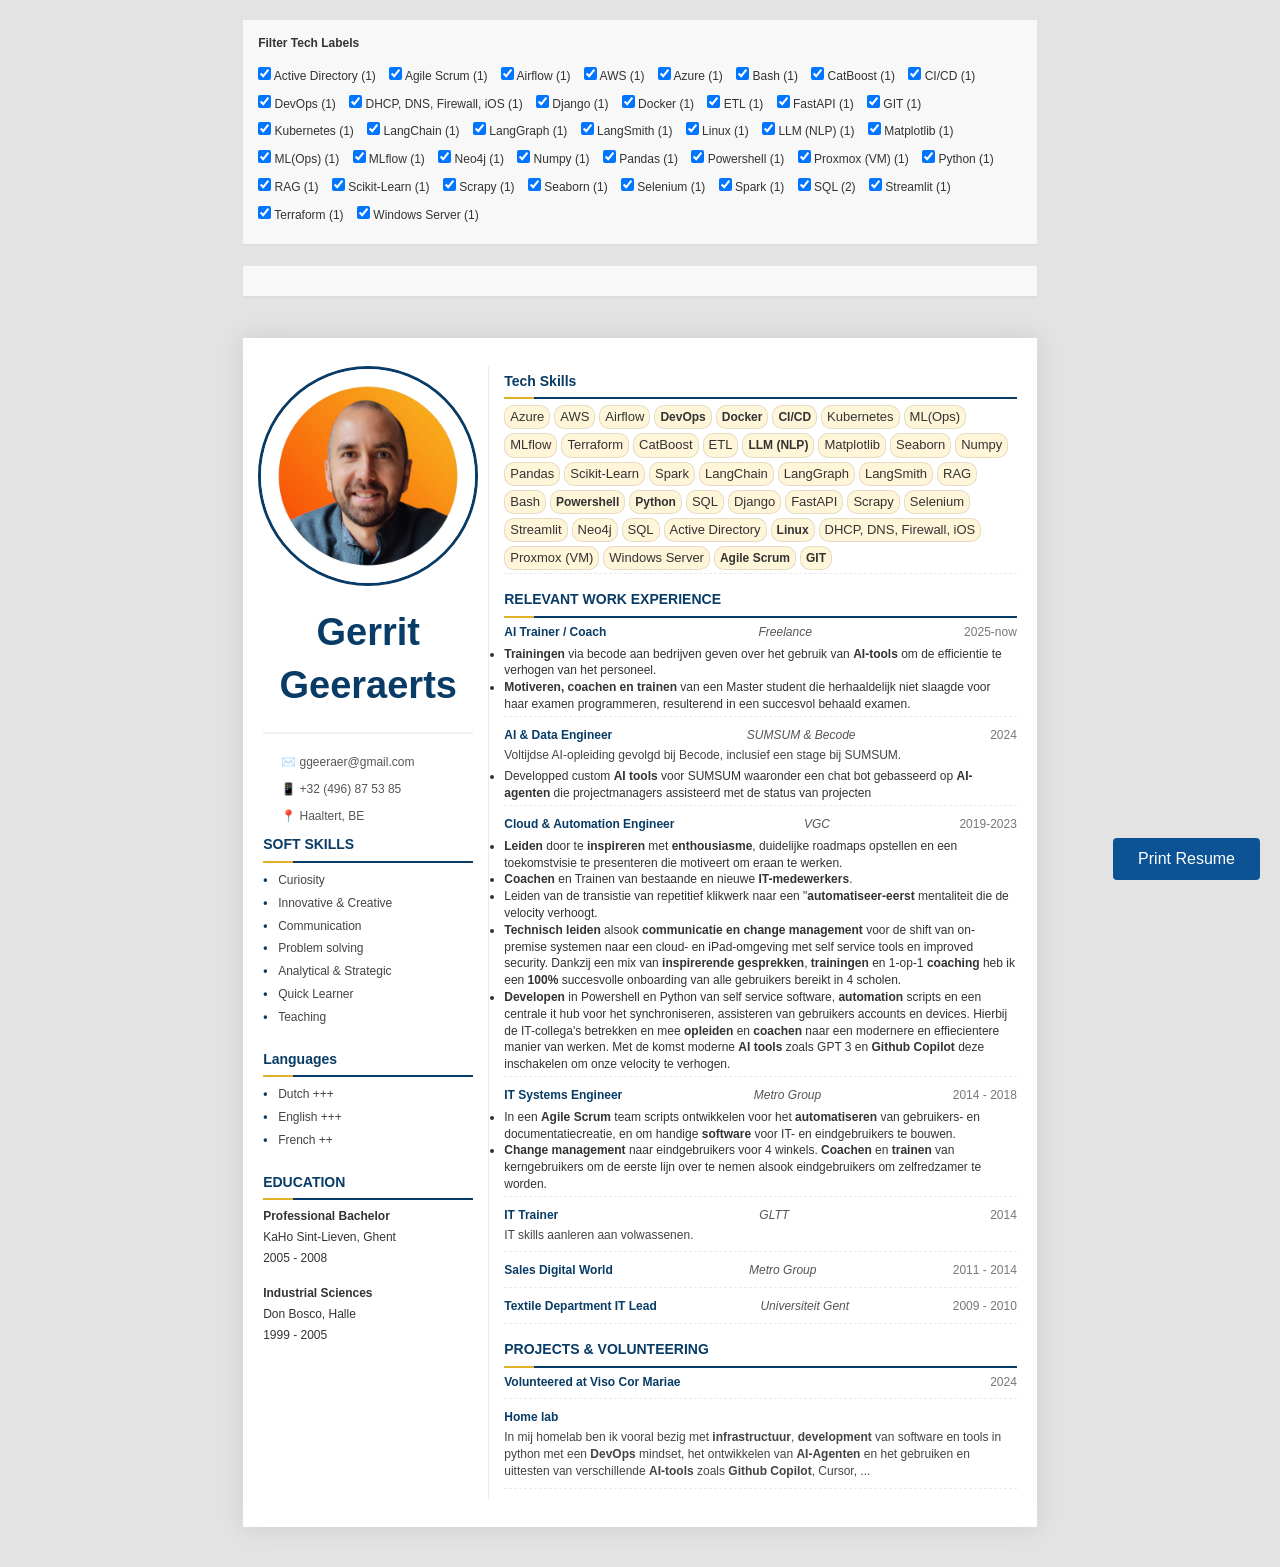
<file: index.html>
<!DOCTYPE html>
<html lang="en">
<head>
    <meta charset="UTF-8">
    <meta name="viewport" content="width=device-width, initial-scale=1.0">
    <title>Professional Resume - Print Optimized</title>
    <style>
        /* BASE STYLES */
        * {
            margin: 0;
            padding: 0;
            box-sizing: border-box;
			font-size: 12px;
        }

        body {
            background-color: #f5f5f5;
            background-color: #f5f5f5;
            font-family: 'Segoe UI', Tahoma, Geneva, Verdana, sans-serif;
            color: #333;
            line-height: 1.4;
        }

        /* PRINT STYLES - HIDDEN ON SCREEN */
        @media print {
            @page {
                size: A4;
                margin: 0;
            }

            body {
                width: 210mm;
                height: 297mm;
                margin: 0;
                padding: 15mm;
                background: white;
                color: black;
            }

            body * {
                visibility: hidden;
            }

            .resume-container,
            .resume-container * {
                visibility: visible;
            }

            .resume-container {
                position: absolute;
                left: 0;
                top: 0;
                width: 100%;
                height: 100%;
            }

            /* Avoid page breaks inside content blocks */
            .section:not(:last-child) {
                break-after: avoid;
            }

            .work-item {
                break-inside: avoid;
            }

            /* Adjust color scheme for print */
            .resume-content {
                background-color: transparent;
            }

            .label {
                background-color: #fff5d9 !important;
                color: #333 !important;
                border: 1px solid #ddd;
            }
            .page-break {
                display: block; /* Make it a block element to be processed */
                page-break-before: always; /* Legacy property for older browsers */
                break-before: page;      /* Modern, standard property */
                height: 0;               /* Ensure it takes up no vertical space */
                clear: both;             /* Good practice for break elements */
            }
        }

        /* SCREEN STYLES */
        @media screen {
            body {
                background-color: #e3e3e3;
                padding: 20px;
                display: flex;
                justify-content: center;
                align-items: center;
                min-height: 100vh;
            }

            .resume-container {
                width: 210mm;
                min-height: 297mm;
                background: white;
                box-shadow: 0 0 25px rgba(0, 0, 0, 0.1);
                position: relative;
                margin: 20px auto;
            }

            /* Print navigation */
            .print-button {
                position: fixed;
                bottom: 20px;
                right: 20px;
                padding: 12px 25px;
                background: #0b5394;
                color: white;
                border: none;
                border-radius: 4px;
                cursor: pointer;
                font-size: 16px;
                transition: background 0.3s;
                z-index: 10;
            }

            .print-button:hover {
                background: #083c66;
                transform: translateY(-2px);
                box-shadow: 0 4px 8px rgba(0,0,0,0.2);
            }
        }

        /* RESUME STYLES */
        .resume-content {
            display: grid;
            grid-template-columns: 30% 70%;
            height: 100%;
            position: relative;
            background-color: #fff;
            padding: 28px 20px;
        }

        .left-column {
            padding-right: 15px;
            border-right: 1px solid #eaeaea;
        }

        .right-column {
            padding-left: 15px;
        }

        .section-title {
            font-size: 14px;
            padding-bottom: 6px;
			padding-top: 6px;
            margin-bottom: 6px;
            border-bottom: 2px solid #083c66;
            color: #083c66;
            position: relative;
        }

        .section-title::after {
            content: '';
            position: absolute;
            width: 30px;
            height: 2px;
            background: #e1b12c;
            bottom: -2px;
            left: 0;
        }

        .header {
            padding-bottom: 15px;
            margin-bottom: 25px;
            border-bottom: 2px solid #f0f0f0;
        }

        .name {
            font-size: 38px;
            color: #083c66;
            margin-bottom: 5px;
        }

        .job-title {
            font-size: 14px;
            color: #555;
            margin-bottom: 10px;
        }

        .contact-info {
            list-style: none;
            margin-top: 8px;
        }

		.contact-info {
			text-align: left; /* Restore original alignment if needed */
			padding-left: 10px;
		}

        .contact-info li {
            padding: 5px 0;
            color: #555;
        }

        .contact-info i {
            width: 20px;
            margin-right: 8px;
            color: #083c66;
        }


        .work-item {
            margin-bottom: 10px;
            padding-bottom: 3px;
            border-bottom: 1px dashed #eaeaea;
        }

        .work-header {
            display: flex;
            justify-content: space-between;
            margin-bottom: 2px;
            font-size: 14px;
        }

        .work-title {
            font-weight: bold;
            color: #083c66;
        }

        .work-company {
            font-style: italic;
            color: #555;
            flex-grow: 1;
            text-align: center;
            padding: 0 10px;
        }

        .work-period {
            color: #777;
        }

        .work-description {
            margin-top: 3px;
            margin-bottom: 5px;
            color: #444;
            font-size: 12px;
        }

        .work-tags {
            display: flex;
            flex-wrap: wrap;
            gap: 4px;
        }

        .label {
            background-color: #fff5d9;
            color: #333;
            padding: 2px 5px;
            border-radius: 10px;
            font-size: 13px;
            border: 1px solid rgba(0,0,0,0.1);
        }

        .education-item {
            margin-bottom: 15px;
        }

        .edu-degree {
            font-weight: bold;
        }

        .education-item div {
            padding: 2px 0;
        }

        .section-content {
            margin-bottom: 25px;
        }

        #logo {
            position: absolute;
            top: 20px;
            right: 20px;
            height: 60px;
            opacity: 0.7;
        }

		/* Profile Image Styles */
		.profile-img-container {
			display: flex;
			justify-content: center;
			margin-bottom: 20px;
		}

		.profile-img {
			width: 220px;
			height: 220px;
			border-radius: 50%;
			object-fit: cover;
			border: 3px solid #083c66;
		}

		/* Adjust header spacing */
		.header {
			margin-bottom: 15px;
			text-align: center; /* Keep name centered */
		}

		/* Add nested project styling */
  .work-project {
    position: relative;
    padding-left: 15px;
    margin-top: 8px;
    margin-bottom: 8px;
  }
  .work-project::before {
    content: "•";
    position: absolute;
    left: 0;
    top: 0;
    color: #083c66;
    font-weight: bold;
  }
  .project-title {
    font-weight: bold;
    margin-bottom: 2px;
    color: #444;
    font-size: 13px;
  }
  .project-description {
    margin-bottom: 3px;
}
.section.soft-skills ul,
.section.language ul {
    list-style: none;
    padding-left: 15px;
    margin-bottom: 15px;
}

.section.soft-skills li,
.section.language li {
    position: relative;
    padding: 3px 0;
    color: #444;
    font-size: 12px;
}

.section.soft-skills li::before,
.section.language li::before {
    content: "•";
    position: absolute;
    left: -15px;
    color: #083c66;
    font-weight: bold;
}

.section.soft-skills ul,
.section.language ul {
    margin-top: 5px;
}

/* Optional: Adjust list margins for better spacing */
.section.education .section-content {
    margin-bottom: 20px; /* Slightly reduced from 25px */
}

		/* --- Tech Filter System CSS --- */

/* Style for the filter controls container */
#tech-filter-controls {
    padding: 15px;
    border: 1px solid #ccc;
    background-color: #f8f8f8;
    margin-bottom: 20px;
    border-radius: 5px;
}

#tech-filter-controls h3 {
    margin-top: 0;
    margin-bottom: 10px;
}

/* Style for each individual filter checkbox and its label */
#tech-filter-controls label {
    display: inline-block;
    margin-right: 15px;
    margin-bottom: 5px;
    cursor: pointer;
    font-size: 0.9em;
}
  #label-controls {
    background-color: #f8f8f8;
    padding: 15px;
    border-bottom: 2px solid #ddd;
    margin-bottom: 20px;
    position: relative;
    z-index: 1000;
  }
  #label-controls h3 {
    margin: 0 0 10px 0;
  }
  #label-controls label {
    display: inline-block;
    margin: 5px 10px 5px 0;
    white-space: nowrap;
  }
  .hidden {
    display: none;
  }
  @media print {
    #label-controls {
      display: none;
    }
    .hidden {
      display: none;
    }
  }

		.resume-wrapper {
  display: flex;
  flex-direction: column;
  align-items: center;
}

/* Update body styles */
@media screen {
  body {
    background-color: #e3e3e3;
    padding: 20px;
    display: flex;
    flex-direction: column;
    justify-content: flex-start;
    align-items: center;
    min-height: 100vh;
  }
}

/* Update filter controls positioning */
#label-controls {
  width: 100%;
  max-width: 210mm;
  margin: 0 auto 20px auto;
  background-color: #f8f8f8;
  padding: 15px;
  border-bottom: 2px solid #ddd;
  position: relative;
  z-index: 1000;
  box-sizing: border-box;
    </style>
</head>
<body>
<!-- Print button for screen view -->
<button class="print-button" onclick="window.print()">Print Resume</button>
<!-- The filter controls will be generated here by JavaScript -->
<div class="resume-wrapper"> <!-- New wrapper div -->
    <div id="label-controls"></div> <!-- Will be populated by JS -->
    <!-- A4 Resume Container -->
    <div class="resume-container">
        <img id="logo"
             src="[data-uri]"
             alt="Logo">
        <div class="resume-content">
            <!-- Left Column -->
            <div class="left-column">
                <div class="profile-img-container">
                    <img src="./mugshot.jpg" alt="Profile Picture" class="profile-img">
                </div>
                <div class="header">
                    <h1 class="name">Gerrit Geeraerts</h1>
                    <!--<div class="job-title">Senior Web Developer</div>-->
                </div>

                <div class="section contact">
                    <!--<h2 class="section-title">CONTACT</h2>-->
                    <ul class="contact-info">
                        <li><i></i>✉️ ggeeraer@gmail.com</li>
                        <li><i></i>📱 +32 (496) 87 53 85</li>
                        <li><i></i>📍 Haaltert, BE</li>
                    </ul>
                </div>

                <div class="section soft-skills">
                    <h2 class="section-title">SOFT SKILLS</h2>
                    <ul>
                        <li>Curiosity</li>
                        <li>Innovative & Creative</li>
                        <li>Communication</li>
                        <li>Problem solving</li>
                        <li>Analytical & Strategic</li>
                        <li>Quick Learner</li>
                        <li>Teaching</li>
                    </ul>
                </div>
                <div class="section language">
                    <h2 class="section-title">Languages</h2>
                    <ul>
                        <li>Dutch +++</li>
                        <li>English +++</li>
                        <li>French ++</li>
                    </ul>
                </div>

                <div class="section education">
                    <h2 class="section-title">EDUCATION</h2>
                    <div class="section-content">
                        <div class="education-item">
                            <div class="edu-degree">Professional Bachelor</div>
                            <div>KaHo Sint-Lieven, Ghent</div>
                            <div>2005 - 2008</div>
                        </div>
                        <div class="education-item">
                            <div class="edu-degree">Industrial Sciences</div>
                            <div>Don Bosco, Halle</div>
                            <div>1999 - 2005</div>
                        </div>
                    </div>
                </div>
            </div>

            <!-- Right Column -->
            <div class="right-column">
                <div class="section work-experience">
                        <h2 class="section-title">Tech Skills</h2>

                        <!-- Example of updated work item structure for Cronos -->
                        <div class="work-item">
                            <div class="work-tags">
                                <!-- Cloud Platforms -->
                                <span class="label">Azure</span>
                                <span class="label">AWS</span>

                                <!-- DevOps & MLOps -->
                                <span class="label">Airflow</span>
                                <span class="label"><strong>DevOps</strong></span>
                                <span class="label"><strong>Docker</strong></span>
                                <span class="label"><strong>CI/CD</strong></span>
                                <span class="label">Kubernetes</span>
                                <span class="label">ML(Ops)</span>
                                <span class="label">MLflow</span>
                                <span class="label">Terraform</span>

                                <!-- Data Science & Machine Learning -->
                                <span class="label">CatBoost</span>
                                <span class="label">ETL</span>
                                <span class="label"><strong>LLM (NLP)</strong></span>
                                <span class="label">Matplotlib</span>
                                <span class="label">Seaborn</span>
                                <span class="label">Numpy</span>
                                <span class="label">Pandas</span>
                                <span class="label">Scikit-Learn</span>
                                <span class="label">Spark</span>

                                <!-- AI & LLM Frameworks -->
                                <span class="label">LangChain</span>
                                <span class="label">LangGraph</span>
                                <span class="label">LangSmith</span>
                                <span class="label">RAG</span>

                                <!-- Programming & Scripting -->
                                <span class="label">Bash</span>
                                <span class="label"><strong>Powershell</strong></span>
                                <span class="label"><strong>Python</strong></span>
                                <span class="label">SQL</span>

                                <!-- Web Development & Automation -->
                                <span class="label">Django</span>
                                <span class="label">FastAPI</span>
                                <span class="label">Scrapy</span>
                                <span class="label">Selenium</span>
                                <span class="label">Streamlit</span>

                                <!-- Databases -->
                                <span class="label">Neo4j</span>
                                <span class="label">SQL</span>

                                <!-- OS, Networking & Virtualization -->
                                <span class="label">Active Directory</span>
                                <span class="label"><strong>Linux</strong></span>
                                <span class="label">DHCP, DNS, Firewall, iOS</span>
                                <span class="label">Proxmox (VM)</span>
                                <span class="label">Windows Server</span>

                                <!-- Collaboration, Tools & Methodologies -->
                                <span class="label"><strong>Agile Scrum</strong></span>
                                <span class="label"><strong>GIT</strong></span>
                            </div>
                        </div>

                        <h2 class="section-title">RELEVANT WORK EXPERIENCE</h2>
                        <div class="work-item">
                            <div class="work-header">
                                <div class="work-title">AI Trainer / Coach</div>
                                <div class="work-company">Freelance</div>
                                <div class="work-period">2025-now</div>
                            </div>
                            <p class="work-description">
                                <ul>
                                    <li><strong>Trainingen</strong> via becode aan bedrijven geven over het gebruik van <strong>AI-tools</strong> om de efficientie te verhogen van het personeel.</li>
                                    <li><strong>Motiveren, coachen en trainen</strong> van een Master student die herhaaldelijk niet slaagde voor haar examen programmeren, resulterend in een succesvol behaald examen.</li>
                                </ul>
                            </p>
                        </div>
                        <!-- Example of updated work item structure for Cronos -->
                        <div class="work-item">
                            <div class="work-header">
                                <div class="work-title">AI & Data Engineer</div>
                                <div class="work-company">SUMSUM & Becode</div>
                                <div class="work-period">2024</div>
                            </div>
                            <p class="work-description">
                                Voltijdse AI-opleiding gevolgd bij Becode, inclusief een stage bij SUMSUM.
                                <ul>
                                    <li>Developped custom <strong>AI tools</strong> voor SUMSUM waaronder een chat bot gebasseerd op <strong>AI-agenten</strong> die projectmanagers assisteerd met de status van projecten</li>
                                </ul>
                            </p>
                        </div>

                        <div class="work-item">
                            <div class="work-header">
                                <div class="work-title">Cloud & Automation Engineer</div>
                                <div class="work-company">VGC</div>
                                <div class="work-period">2019-2023</div>
                            </div>
                            <p class="work-description">
                                <ul>
                                    <li><strong>Leiden</strong> door te <strong>inspireren</strong> met <strong>enthousiasme</strong>, duidelijke roadmaps opstellen en een toekomstvisie te presenteren die motiveert om eraan te werken.</li>
                                    <li><strong>Coachen</strong> en Trainen van bestaande en nieuwe <strong>IT-medewerkers</strong>.</li>
                                    <li>Leiden van de transistie van repetitief klikwerk naar een "<strong>automatiseer-eerst</strong> mentaliteit die de velocity verhoogt.</li>
                                    <li><strong>Technisch leiden</strong> alsook <strong>communicatie en change management</strong> voor de shift van on-premise systemen naar een cloud- en iPad-omgeving met self service tools en improved security. Dankzij een mix van <strong>inspirerende gesprekken</strong>, <strong>trainingen</strong> en 1-op-1 <strong>coaching</strong> heb ik een <strong>100%</strong> succesvolle onboarding van alle gebruikers bereikt in 4 scholen.</li>
                                    <li><strong>Developen</strong> in Powershell en Python van self service software, <strong>automation</strong> scripts en een centrale it hub voor het synchroniseren, assisteren van gebruikers accounts en devices. Hierbij de IT-collega's betrekken en mee <strong>opleiden</strong> en <strong>coachen</strong> naar een modernere en effiecientere manier van werken. Met de komst moderne <strong>AI tools</strong> zoals GPT 3 en <strong>Github Copilot</strong> deze inschakelen om onze velocity te verhogen.</li>
                                </ul>
                            </p>
                        </div>
                        <div class="work-item">
                            <div class="work-header">
                                <div class="work-title">IT Systems Engineer</div>
                                <div class="work-company">Metro Group</div>
                                <div class="work-period">2014 - 2018</div>
                            </div>
                            <p class="work-description">
                                <ul>
                                    <li>In een <strong>Agile Scrum</strong> team scripts ontwikkelen voor het <strong>automatiseren</strong> van gebruikers- en documentatiecreatie, en om handige <strong>software</strong> voor IT- en eindgebruikers te bouwen.</li>
                                    <li><strong>Change management</strong> naar eindgebruikers voor 4 winkels. <strong>Coachen</strong> en <strong>trainen</strong> van kerngebruikers om de eerste lijn over te nemen alsook eindgebruikers om zelfredzamer te worden.</li>
                                </ul>
                            </p>
                        </div>
                        <div class="work-item">
                            <div class="work-header">
                                <div class="work-title">IT Trainer</div>
                                <div class="work-company">GLTT</div>
                                <div class="work-period">2014</div>
                            </div>
                            <p class="work-description">
                                IT skills aanleren aan volwassenen.
                            </p>
                        </div>
                        <div class="work-item">
                            <div class="work-header">
                                <div class="work-title">Sales Digital World</div>
                                <div class="work-company">Metro Group</div>
                                <div class="work-period">2011 - 2014</div>
                            </div>
                            <p class="work-description">
                            </p>
                        </div>
                        <div class="work-item">
                            <div class="work-header">
                                <div class="work-title">Textile Department IT Lead</div>
                                <div class="work-company">Universiteit Gent</div>
                                <div class="work-period">2009 - 2010</div>
                            </div>
                            <p class="work-description">
                            </p>
                        </div>
                        <div class="section projects">
                            <h2 class="section-title">PROJECTS & VOLUNTEERING</h2>
                            <div class="work-item">
                                <div class="work-header">
                                    <div class="work-title">Volunteered at Viso Cor Mariae</div>
                                    <div class="work-period">2024</div>
                                </div>
                                <p class="work-description">
                                </p>
                            </div>
                            <div class="work-item">
                                <div class="work-header">
                                    <div class="work-title">Home lab</div>
                                    <div class="work-period"></div>
                                </div>
                                <p class="work-description">
                                    In mij homelab ben ik vooral bezig met <strong>infrastructuur</strong>, <strong>development</strong> van software en tools in python met een <strong>DevOps</strong> mindset, het ontwikkelen van <strong>AI-Agenten</strong> en het gebruiken en uittesten van verschillende <strong>AI-tools</strong> zoals <strong>Github Copilot</strong>, Cursor, ...
                                </p>
                            </div>
                        </div>
                    </div>
                </div>
            </div>
        </div>
    </div>
</div>
<script>
    document.addEventListener('DOMContentLoaded', () => {
      const labelElements = [...document.querySelectorAll('.work-tags .label')];

      const counts = new Map();
      labelElements.forEach(el => {
        const text = el.textContent.trim();
        counts.set(text, (counts.get(text) || 0) + 1);
      });

      const unique = [...counts.keys()].sort((a, b) => a.localeCompare(b));

      const controls = document.createElement('div');
      controls.id = 'label-controls';
      let html = '<h3>Filter Tech Labels</h3>';
      unique.forEach(label => {
        html += `<label><input type="checkbox" data-label="${label}" checked> ${label} (${counts.get(label)})</label> `;
      });
      controls.innerHTML = html;
      document.body.prepend(controls);

      controls.addEventListener('change', e => {
        if (e.target.type === 'checkbox') {
          const text = e.target.dataset.label;
          const action = e.target.checked ? 'remove' : 'add';
          labelElements.forEach(el => {
            if (el.textContent.trim() === text) {
              el.classList[action]('hidden');
            }
          });
        }
      });
    });
</script>
</body>
</html>
</file>
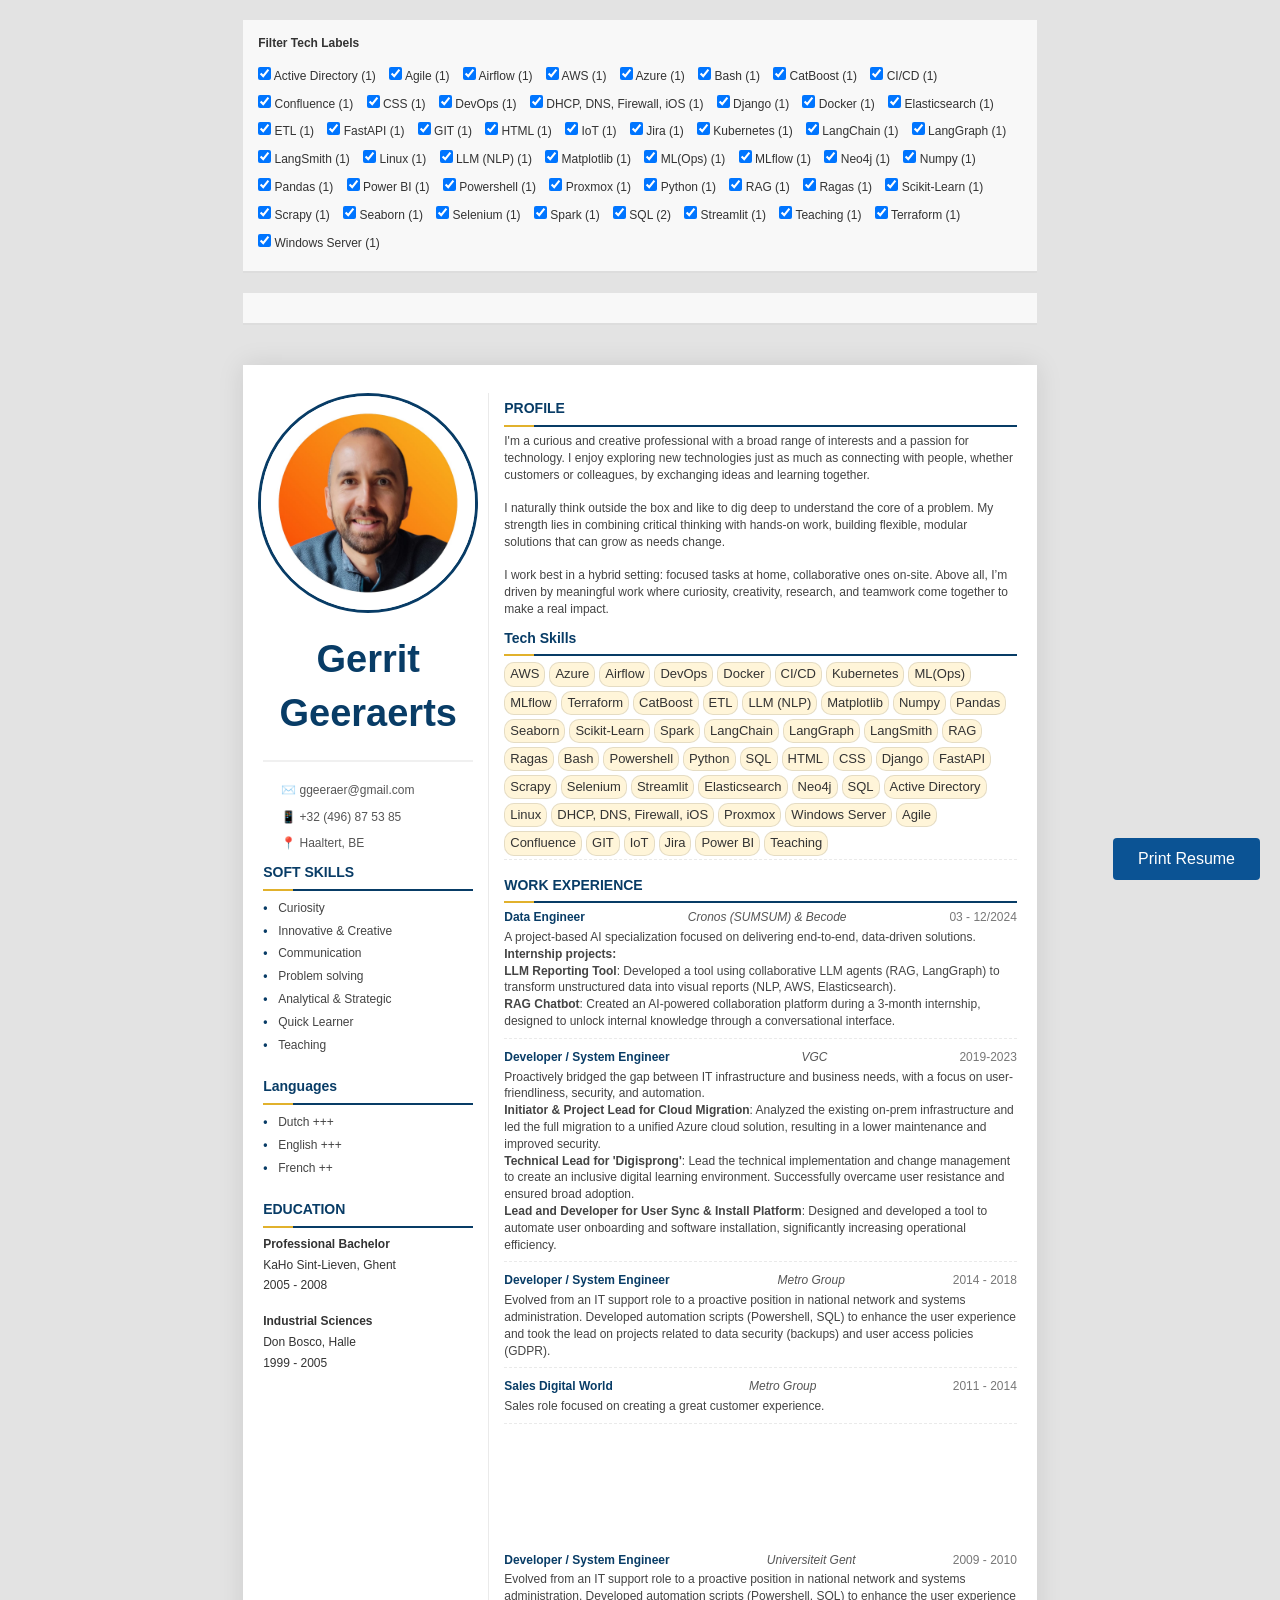
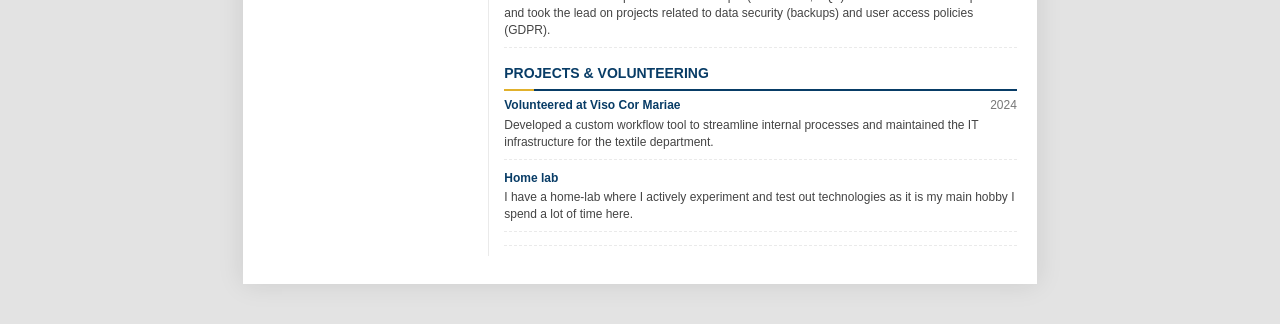
<file: index_2.html>
<!DOCTYPE html>
<html lang="en">
<head>
    <meta charset="UTF-8">
    <meta name="viewport" content="width=device-width, initial-scale=1.0">
    <title>Professional Resume - Print Optimized</title>
    <style>
        /* BASE STYLES */
        * {
            margin: 0;
            padding: 0;
            box-sizing: border-box;
			font-size: 12px;
        }

        body {
            background-color: #f5f5f5;
            background-color: #f5f5f5;
            font-family: 'Segoe UI', Tahoma, Geneva, Verdana, sans-serif;
            color: #333;
            line-height: 1.4;
        }

        /* PRINT STYLES - HIDDEN ON SCREEN */
        @media print {
            @page {
                size: A4;
                margin: 0;
            }

            body {
                width: 210mm;
                height: 297mm;
                margin: 0;
                padding: 15mm;
                background: white;
                color: black;
            }

            body * {
                visibility: hidden;
            }

            .resume-container,
            .resume-container * {
                visibility: visible;
            }

            .resume-container {
                position: absolute;
                left: 0;
                top: 0;
                width: 100%;
                height: 100%;
            }

            /* Avoid page breaks inside content blocks */
            .section:not(:last-child) {
                break-after: avoid;
            }

            .work-item {
                break-inside: avoid;
            }

            /* Adjust color scheme for print */
            .resume-content {
                background-color: transparent;
            }

            .label {
                background-color: #fff5d9 !important;
                color: #333 !important;
                border: 1px solid #ddd;
            }
            .page-break {
                display: block; /* Make it a block element to be processed */
                page-break-before: always; /* Legacy property for older browsers */
                break-before: page;      /* Modern, standard property */
                height: 0;               /* Ensure it takes up no vertical space */
                clear: both;             /* Good practice for break elements */
            }
        }

        /* SCREEN STYLES */
        @media screen {
            body {
                background-color: #e3e3e3;
                padding: 20px;
                display: flex;
                justify-content: center;
                align-items: center;
                min-height: 100vh;
            }

            .resume-container {
                width: 210mm;
                min-height: 297mm;
                background: white;
                box-shadow: 0 0 25px rgba(0, 0, 0, 0.1);
                position: relative;
                margin: 20px auto;
            }

            /* Print navigation */
            .print-button {
                position: fixed;
                bottom: 20px;
                right: 20px;
                padding: 12px 25px;
                background: #0b5394;
                color: white;
                border: none;
                border-radius: 4px;
                cursor: pointer;
                font-size: 16px;
                transition: background 0.3s;
                z-index: 10;
            }

            .print-button:hover {
                background: #083c66;
                transform: translateY(-2px);
                box-shadow: 0 4px 8px rgba(0,0,0,0.2);
            }
        }

        /* RESUME STYLES */
        .resume-content {
            display: grid;
            grid-template-columns: 30% 70%;
            height: 100%;
            position: relative;
            background-color: #fff;
            padding: 28px 20px;
        }

        .left-column {
            padding-right: 15px;
            border-right: 1px solid #eaeaea;
        }

        .right-column {
            padding-left: 15px;
        }

        .section-title {
            font-size: 14px;
            padding-bottom: 6px;
			padding-top: 6px;
            margin-bottom: 6px;
            border-bottom: 2px solid #083c66;
            color: #083c66;
            position: relative;
        }

        .section-title::after {
            content: '';
            position: absolute;
            width: 30px;
            height: 2px;
            background: #e1b12c;
            bottom: -2px;
            left: 0;
        }

        .header {
            padding-bottom: 15px;
            margin-bottom: 25px;
            border-bottom: 2px solid #f0f0f0;
        }

        .name {
            font-size: 38px;
            color: #083c66;
            margin-bottom: 5px;
        }

        .job-title {
            font-size: 14px;
            color: #555;
            margin-bottom: 10px;
        }

        .contact-info {
            list-style: none;
            margin-top: 8px;
        }

		.contact-info {
			text-align: left; /* Restore original alignment if needed */
			padding-left: 10px;
		}

        .contact-info li {
            padding: 5px 0;
            color: #555;
        }

        .contact-info i {
            width: 20px;
            margin-right: 8px;
            color: #083c66;
        }


        .work-item {
            margin-bottom: 10px;
            padding-bottom: 3px;
            border-bottom: 1px dashed #eaeaea;
        }

        .work-header {
            display: flex;
            justify-content: space-between;
            margin-bottom: 2px;
            font-size: 14px;
        }

        .work-title {
            font-weight: bold;
            color: #083c66;
        }

        .work-company {
            font-style: italic;
            color: #555;
            flex-grow: 1;
            text-align: center;
            padding: 0 10px;
        }

        .work-period {
            color: #777;
        }

        .work-description {
            margin-top: 3px;
            margin-bottom: 5px;
            color: #444;
            font-size: 12px;
        }

        .work-tags {
            display: flex;
            flex-wrap: wrap;
            gap: 4px;
        }

        .label {
            background-color: #fff5d9;
            color: #333;
            padding: 2px 5px;
            border-radius: 10px;
            font-size: 13px;
            border: 1px solid rgba(0,0,0,0.1);
        }

        .education-item {
            margin-bottom: 15px;
        }

        .edu-degree {
            font-weight: bold;
        }

        .education-item div {
            padding: 2px 0;
        }

        .section-content {
            margin-bottom: 25px;
        }

        #logo {
            position: absolute;
            top: 20px;
            right: 20px;
            height: 60px;
            opacity: 0.7;
        }

		/* Profile Image Styles */
		.profile-img-container {
			display: flex;
			justify-content: center;
			margin-bottom: 20px;
		}

		.profile-img {
			width: 220px;
			height: 220px;
			border-radius: 50%;
			object-fit: cover;
			border: 3px solid #083c66;
		}

		/* Adjust header spacing */
		.header {
			margin-bottom: 15px;
			text-align: center; /* Keep name centered */
		}

		/* Add nested project styling */
  .work-project {
    position: relative;
    padding-left: 15px;
    margin-top: 8px;
    margin-bottom: 8px;
  }
  .work-project::before {
    content: "•";
    position: absolute;
    left: 0;
    top: 0;
    color: #083c66;
    font-weight: bold;
  }
  .project-title {
    font-weight: bold;
    margin-bottom: 2px;
    color: #444;
    font-size: 13px;
  }
  .project-description {
    margin-bottom: 3px;
}
.section.soft-skills ul,
.section.language ul {
    list-style: none;
    padding-left: 15px;
    margin-bottom: 15px;
}

.section.soft-skills li,
.section.language li {
    position: relative;
    padding: 3px 0;
    color: #444;
    font-size: 12px;
}

.section.soft-skills li::before,
.section.language li::before {
    content: "•";
    position: absolute;
    left: -15px;
    color: #083c66;
    font-weight: bold;
}

.section.soft-skills ul,
.section.language ul {
    margin-top: 5px;
}

/* Optional: Adjust list margins for better spacing */
.section.education .section-content {
    margin-bottom: 20px; /* Slightly reduced from 25px */
}

		/* --- Tech Filter System CSS --- */

/* Style for the filter controls container */
#tech-filter-controls {
    padding: 15px;
    border: 1px solid #ccc;
    background-color: #f8f8f8;
    margin-bottom: 20px;
    border-radius: 5px;
}

#tech-filter-controls h3 {
    margin-top: 0;
    margin-bottom: 10px;
}

/* Style for each individual filter checkbox and its label */
#tech-filter-controls label {
    display: inline-block;
    margin-right: 15px;
    margin-bottom: 5px;
    cursor: pointer;
    font-size: 0.9em;
}
  #label-controls {
    background-color: #f8f8f8;
    padding: 15px;
    border-bottom: 2px solid #ddd;
    margin-bottom: 20px;
    position: relative;
    z-index: 1000;
  }
  #label-controls h3 {
    margin: 0 0 10px 0;
  }
  #label-controls label {
    display: inline-block;
    margin: 5px 10px 5px 0;
    white-space: nowrap;
  }
  .hidden {
    display: none;
  }
  @media print {
    #label-controls {
      display: none;
    }
    .hidden {
      display: none;
    }
  }

		.resume-wrapper {
  display: flex;
  flex-direction: column;
  align-items: center;
}

/* Update body styles */
@media screen {
  body {
    background-color: #e3e3e3;
    padding: 20px;
    display: flex;
    flex-direction: column;
    justify-content: flex-start;
    align-items: center;
    min-height: 100vh;
  }
}

/* Update filter controls positioning */
#label-controls {
  width: 100%;
  max-width: 210mm;
  margin: 0 auto 20px auto;
  background-color: #f8f8f8;
  padding: 15px;
  border-bottom: 2px solid #ddd;
  position: relative;
  z-index: 1000;
  box-sizing: border-box;
    </style>
</head>
<body>
    <!-- Print button for screen view -->
    <button class="print-button" onclick="window.print()">Print Resume</button>
	<!-- The filter controls will be generated here by JavaScript -->
  <div class="resume-wrapper"> <!-- New wrapper div -->
    <div id="label-controls"></div> <!-- Will be populated by JS -->
    <!-- A4 Resume Container -->
    <div class="resume-container">
        <img id="logo" src="[data-uri]" alt="Logo">

        <div class="resume-content">
            <!-- Left Column -->
            <div class="left-column">

				<div class="profile-img-container">
					<img src="./mugshot.jpg" alt="Profile Picture" class="profile-img">
				</div>
                <div class="header">
                    <h1 class="name">Gerrit Geeraerts</h1>
                    <!--<div class="job-title">Senior Web Developer</div>-->
                </div>

                <div class="section contact">
                     <!--<h2 class="section-title">CONTACT</h2>-->
                    <ul class="contact-info">
                        <li><i></i>✉️ ggeeraer@gmail.com</li>
                        <li><i></i>📱 +32 (496) 87 53 85</li>
                        <li><i></i>📍 Haaltert, BE</li>
                    </ul>
                </div>

                <div class="section soft-skills">
                    <h2 class="section-title">SOFT SKILLS</h2>
					<ul>
						<li>Curiosity</li>
						<li>Innovative & Creative</li>
						<li>Communication</li>
						<li>Problem solving</li>
						<li>Analytical & Strategic</li>
						<li>Quick Learner</li>
						<li>Teaching</li>
					</ul>
                </div>
                <div class="section language">
                    <h2 class="section-title">Languages</h2>
					<ul>
						<li>Dutch +++</li>
						<li>English +++</li>
						<li>French ++</li>
					</ul>
                </div>

                <div class="section education">
                    <h2 class="section-title">EDUCATION</h2>
                    <div class="section-content">
                        <div class="education-item">
                            <div class="edu-degree">Professional Bachelor</div>
                            <div>KaHo Sint-Lieven, Ghent</div>
                            <div>2005 - 2008</div>
                        </div>
                        <div class="education-item">
                            <div class="edu-degree">Industrial Sciences</div>
                            <div>Don Bosco, Halle</div>
                            <div>1999 - 2005</div>
                        </div>
                    </div>
                </div>
            </div>

            <!-- Right Column -->
            <div class="right-column">
                <div class="section work-experience">
					<h2 class="section-title">PROFILE</h2>
					<div class="work-item">
					<p class="work-description">
						I'm a curious and creative professional with a broad range of interests and a passion for technology. I enjoy exploring new technologies just as much as connecting with people, whether customers or colleagues, by exchanging ideas and learning together.</br></br>

						I naturally think outside the box and like to dig deep to understand the core of a problem. My strength lies in combining critical thinking with hands-on work, building flexible, modular solutions that can grow as needs change.</br></br>

						I work best in a hybrid setting: focused tasks at home, collaborative ones on-site. Above all, I’m driven by meaningful work where curiosity, creativity, research, and teamwork come together to make a real impact.
					</p>
					<h2 class="section-title">Tech Skills</h2>

					<!-- Example of updated work item structure for Cronos -->
					<div class="work-item">
						<div class="work-tags">
							<!-- Cloud Platforms -->
							<span class="label">AWS</span>
							<span class="label">Azure</span>

							<!-- DevOps & MLOps -->
							<span class="label">Airflow</span>
							<span class="label">DevOps</span>
							<span class="label">Docker</span>
							<span class="label">CI/CD</span>
							<span class="label">Kubernetes</span>
							<span class="label">ML(Ops)</span>
							<span class="label">MLflow</span>
							<span class="label">Terraform</span>

							<!-- Data Science & Machine Learning -->
							<span class="label">CatBoost</span>
							<span class="label">ETL</span>
							<span class="label">LLM (NLP)</span>
							<span class="label">Matplotlib</span>
							<span class="label">Numpy</span>
							<span class="label">Pandas</span>
							<span class="label">Seaborn</span>
							<span class="label">Scikit-Learn</span>
							<span class="label">Spark</span>

							<!-- AI & LLM Frameworks -->
							<span class="label">LangChain</span>
							<span class="label">LangGraph</span>
							<span class="label">LangSmith</span>
							<span class="label">RAG</span>
							<span class="label">Ragas</span>

							<!-- Programming & Scripting -->
							<span class="label">Bash</span>
							<span class="label">Powershell</span>
							<span class="label">Python</span>
							<span class="label">SQL</span>

							<!-- Web Development & Automation -->
							<span class="label">HTML</span>
							<span class="label">CSS</span>
							<span class="label">Django</span>
							<span class="label">FastAPI</span>
							<span class="label">Scrapy</span>
							<span class="label">Selenium</span>
							<span class="label">Streamlit</span>

							<!-- Databases -->
							<span class="label">Elasticsearch</span>
							<span class="label">Neo4j</span>
							<span class="label">SQL</span>

							<!-- OS, Networking & Virtualization -->
							<span class="label">Active Directory</span>
							<span class="label">Linux</span>
							<span class="label">DHCP, DNS, Firewall, iOS</span>
							<span class="label">Proxmox</span>
							<span class="label">Windows Server</span>

							<!-- Collaboration, Tools & Methodologies -->
							<span class="label">Agile</span>
							<span class="label">Confluence</span>
							<span class="label">GIT</span>
							<span class="label">IoT</span>
							<span class="label">Jira</span>
							<span class="label">Power BI</span>
							<span class="label">Teaching</span>
						</div>
					</div>

				<h2 class="section-title">WORK EXPERIENCE</h2>
					<!-- Example of updated work item structure for Cronos -->
					<div class="work-item">
					  <div class="work-header">
						<div class="work-title">Data Engineer</div>
						<div class="work-company">Cronos (SUMSUM) & Becode</div>
						<div class="work-period">03 - 12/2024</div>
					  </div>
					  <p class="work-description">
						    A project-based AI specialization focused on delivering end-to-end, data-driven solutions.<br>
						    <strong>Internship projects:</strong><br>
							<strong>LLM Reporting Tool</strong>: Developed a tool using collaborative LLM agents (RAG, LangGraph) to transform unstructured data into visual reports (NLP, AWS, Elasticsearch).<br>
							<strong>RAG Chatbot</strong>: Created an AI-powered collaboration platform during a 3-month internship, designed to unlock internal knowledge through a conversational interface.<br>
					  </p>
				</div>

				<div class="work-item">
					<div class="work-header">
						<div class="work-title">Developer / System Engineer</div>
						<div class="work-company">VGC</div>
						<div class="work-period">2019-2023</div>
					</div>
					<p class="work-description">
						Proactively bridged the gap between IT infrastructure and business needs, with a focus on user-friendliness, security, and automation.<br>
						<strong>Initiator & Project Lead for Cloud Migration</strong>: Analyzed the existing on-prem infrastructure and led the full migration to a unified Azure cloud solution, resulting in a lower maintenance and improved security.<br>
						<strong>Technical Lead for 'Digisprong'</strong>: Lead the technical implementation and change management to create an inclusive digital learning environment. Successfully overcame user resistance and ensured broad adoption.<br>
						<strong>Lead and Developer for User Sync & Install Platform</strong>: Designed and developed a tool to automate user onboarding and software installation, significantly increasing operational efficiency.<br>
					</p>
				</div>
				<div class="work-item">
					<div class="work-header">
						<div class="work-title">Developer / System Engineer</div>
						<div class="work-company">Metro Group</div>
						<div class="work-period">2014 - 2018</div>
					</div>
					<p class="work-description">
						    Evolved from an IT support role to a proactive position in national network and systems administration. Developed automation scripts (Powershell, SQL) to enhance the user experience and took the lead on projects related to data security (backups) and user access policies (GDPR).
					</p>
				</div>
				<div class="work-item">
					<div class="work-header">
						<div class="work-title">Sales Digital World</div>
						<div class="work-company">Metro Group</div>
						<div class="work-period">2011 - 2014</div>
					</div>
					<p class="work-description">
						Sales role focused on creating a great customer experience.
					</p>
				</div>
						<br><br><br><br><br><br><br>
                <div class="work-item">
                    <div class="work-header">
                        <div class="work-title">Developer / System Engineer</div>
                        <div class="work-company">Universiteit Gent</div>
                        <div class="work-period">2009 - 2010</div>
                    </div>
                    <p class="work-description">
                        Evolved from an IT support role to a proactive position in national network and systems administration. Developed automation scripts (Powershell, SQL) to enhance the user experience and took the lead on projects related to data security (backups) and user access policies (GDPR).
					</p>
			    </div>
				<div class="section projects">
                    <h2 class="section-title">PROJECTS & VOLUNTEERING</h2>
                    <div class="work-item">
                        <div class="work-header">
                            <div class="work-title">Volunteered at Viso Cor Mariae</div>
                            <div class="work-period">2024</div>
                        </div>
                        <p class="work-description">
                            Developed a custom workflow tool to streamline internal processes and maintained the IT infrastructure for the textile department.
						</p>
                    </div>
                    <div class="work-item">
                        <div class="work-header">
                            <div class="work-title">Home lab</div>
                            <div class="work-period"></div>
                        </div>
                        <p class="work-description">
							I have a home-lab where I actively experiment and test out technologies as it is my main hobby I spend a lot of time here.</br>
						</p>
                    </div>
            </div>
        </div>
    </div>    </div>
</div>
	  </div>
<script>
document.addEventListener('DOMContentLoaded', () => {
  const labelElements = [...document.querySelectorAll('.work-tags .label')];

  const counts = new Map();
  labelElements.forEach(el => {
    const text = el.textContent.trim();
    counts.set(text, (counts.get(text) || 0) + 1);
  });

  const unique = [...counts.keys()].sort((a, b) => a.localeCompare(b));

  const controls = document.createElement('div');
  controls.id = 'label-controls';
  let html = '<h3>Filter Tech Labels</h3>';
  unique.forEach(label => {
    html += `<label><input type="checkbox" data-label="${label}" checked> ${label} (${counts.get(label)})</label> `;
  });
  controls.innerHTML = html;
  document.body.prepend(controls);

  controls.addEventListener('change', e => {
    if (e.target.type === 'checkbox') {
      const text = e.target.dataset.label;
      const action = e.target.checked ? 'remove' : 'add';
      labelElements.forEach(el => {
        if (el.textContent.trim() === text) {
          el.classList[action]('hidden');
        }
      });
    }
  });
});
</script>
</body>
</html>
</file>
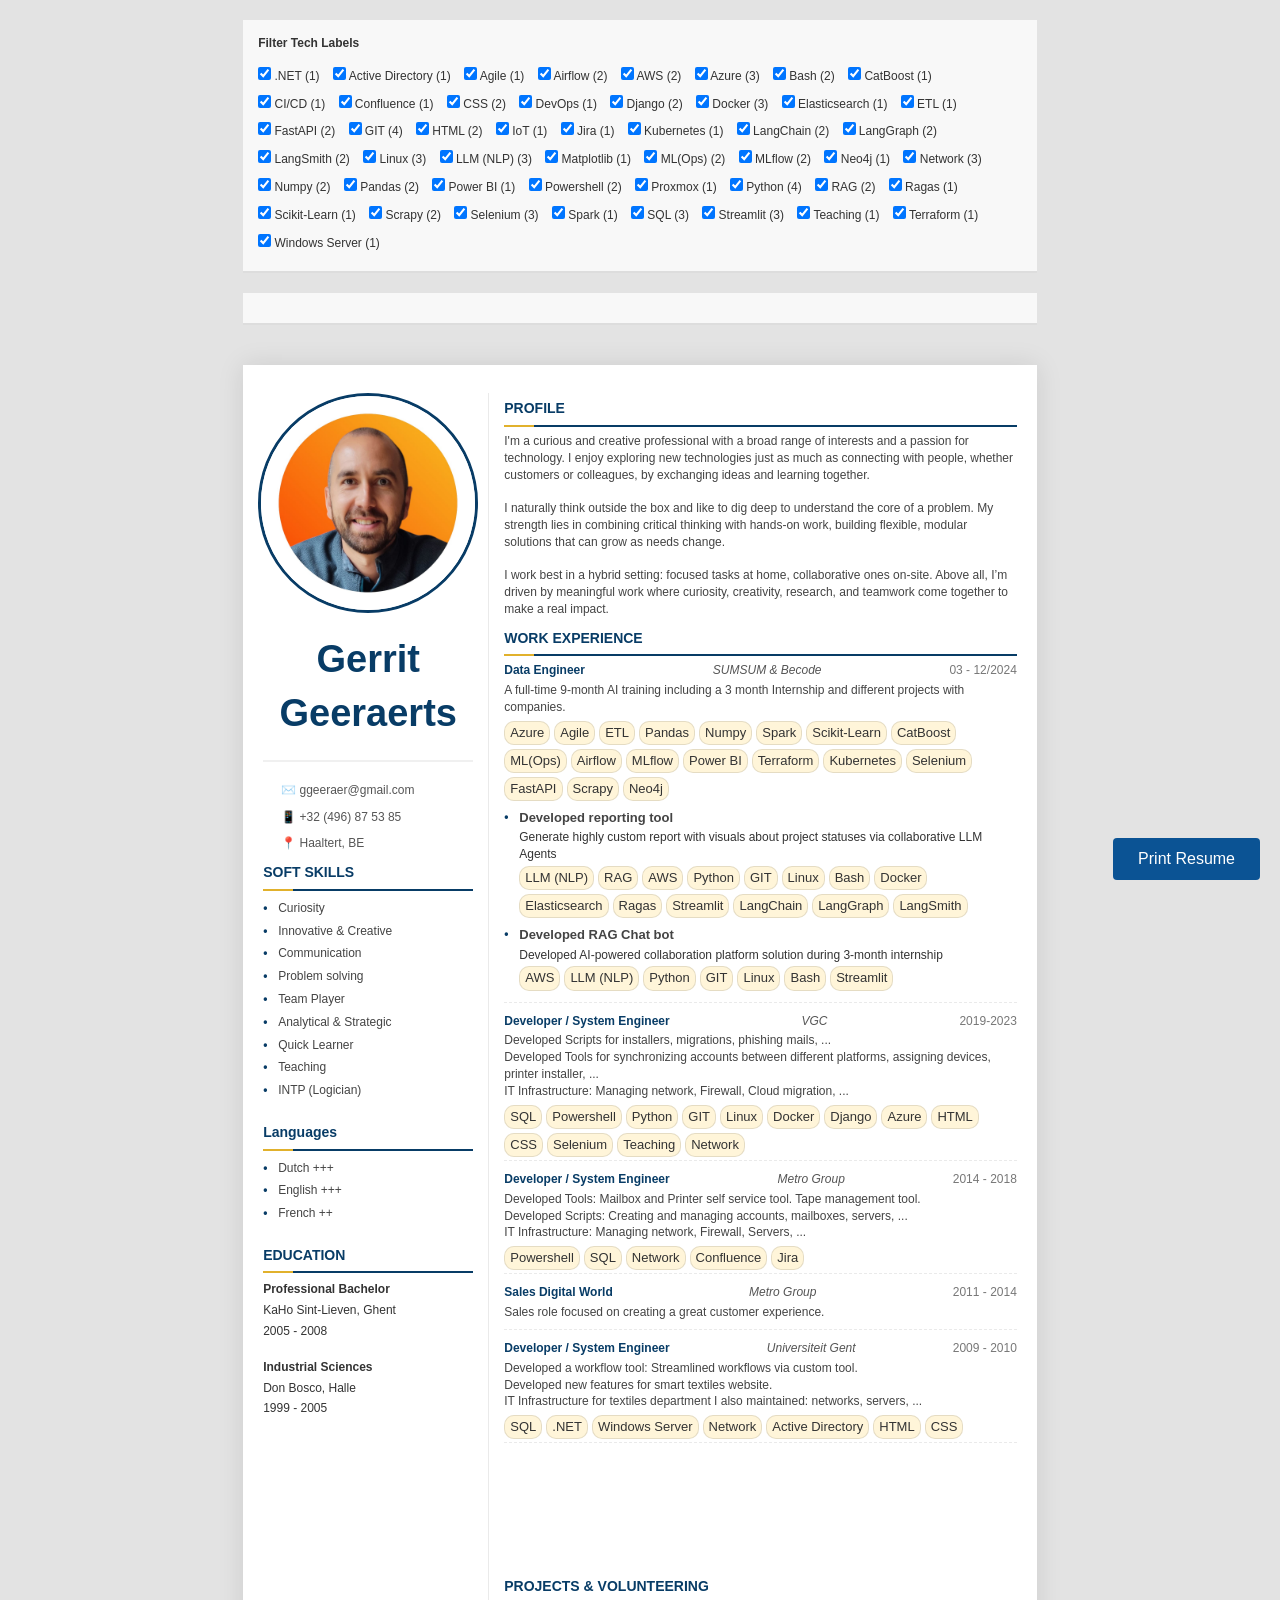
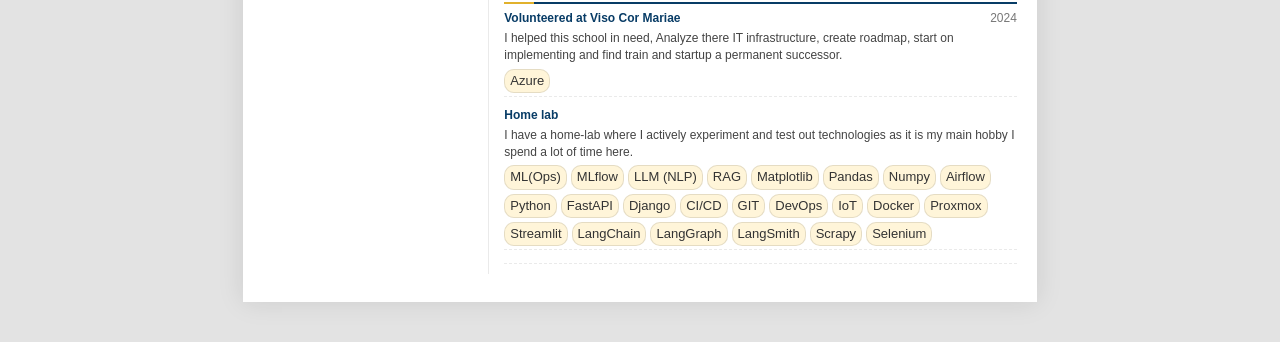
<file: index_bck.html>
<!DOCTYPE html>
<html lang="en">
<head>
    <meta charset="UTF-8">
    <meta name="viewport" content="width=device-width, initial-scale=1.0">
    <title>Professional Resume - Print Optimized</title>
    <style>
        /* BASE STYLES */
        * {
            margin: 0;
            padding: 0;
            box-sizing: border-box;
			font-size: 12px;
        }

        body {
            background-color: #f5f5f5;
            background-color: #f5f5f5;
            font-family: 'Segoe UI', Tahoma, Geneva, Verdana, sans-serif;
            color: #333;
            line-height: 1.4;
        }

        /* PRINT STYLES - HIDDEN ON SCREEN */
        @media print {
            @page {
                size: A4;
                margin: 0;
            }

            body {
                width: 210mm;
                height: 297mm;
                margin: 0;
                padding: 15mm;
                background: white;
                color: black;
            }

            body * {
                visibility: hidden;
            }

            .resume-container,
            .resume-container * {
                visibility: visible;
            }

            .resume-container {
                position: absolute;
                left: 0;
                top: 0;
                width: 100%;
                height: 100%;
            }

            /* Avoid page breaks inside content blocks */
            .section:not(:last-child) {
                break-after: avoid;
            }

            .work-item {
                break-inside: avoid;
            }

            /* Adjust color scheme for print */
            .resume-content {
                background-color: transparent;
            }

            .label {
                background-color: #fff5d9 !important;
                color: #333 !important;
                border: 1px solid #ddd;
            }
            .page-break {
                display: block; /* Make it a block element to be processed */
                page-break-before: always; /* Legacy property for older browsers */
                break-before: page;      /* Modern, standard property */
                height: 0;               /* Ensure it takes up no vertical space */
                clear: both;             /* Good practice for break elements */
            }
        }

        /* SCREEN STYLES */
        @media screen {
            body {
                background-color: #e3e3e3;
                padding: 20px;
                display: flex;
                justify-content: center;
                align-items: center;
                min-height: 100vh;
            }

            .resume-container {
                width: 210mm;
                min-height: 297mm;
                background: white;
                box-shadow: 0 0 25px rgba(0, 0, 0, 0.1);
                position: relative;
                margin: 20px auto;
            }

            /* Print navigation */
            .print-button {
                position: fixed;
                bottom: 20px;
                right: 20px;
                padding: 12px 25px;
                background: #0b5394;
                color: white;
                border: none;
                border-radius: 4px;
                cursor: pointer;
                font-size: 16px;
                transition: background 0.3s;
                z-index: 10;
            }

            .print-button:hover {
                background: #083c66;
                transform: translateY(-2px);
                box-shadow: 0 4px 8px rgba(0,0,0,0.2);
            }
        }

        /* RESUME STYLES */
        .resume-content {
            display: grid;
            grid-template-columns: 30% 70%;
            height: 100%;
            position: relative;
            background-color: #fff;
            padding: 28px 20px;
        }

        .left-column {
            padding-right: 15px;
            border-right: 1px solid #eaeaea;
        }

        .right-column {
            padding-left: 15px;
        }

        .section-title {
            font-size: 14px;
            padding-bottom: 6px;
			padding-top: 6px;
            margin-bottom: 6px;
            border-bottom: 2px solid #083c66;
            color: #083c66;
            position: relative;
        }

        .section-title::after {
            content: '';
            position: absolute;
            width: 30px;
            height: 2px;
            background: #e1b12c;
            bottom: -2px;
            left: 0;
        }

        .header {
            padding-bottom: 15px;
            margin-bottom: 25px;
            border-bottom: 2px solid #f0f0f0;
        }

        .name {
            font-size: 38px;
            color: #083c66;
            margin-bottom: 5px;
        }

        .job-title {
            font-size: 14px;
            color: #555;
            margin-bottom: 10px;
        }

        .contact-info {
            list-style: none;
            margin-top: 8px;
        }

		.contact-info {
			text-align: left; /* Restore original alignment if needed */
			padding-left: 10px;
		}

        .contact-info li {
            padding: 5px 0;
            color: #555;
        }

        .contact-info i {
            width: 20px;
            margin-right: 8px;
            color: #083c66;
        }


        .work-item {
            margin-bottom: 10px;
            padding-bottom: 3px;
            border-bottom: 1px dashed #eaeaea;
        }

        .work-header {
            display: flex;
            justify-content: space-between;
            margin-bottom: 2px;
            font-size: 14px;
        }

        .work-title {
            font-weight: bold;
            color: #083c66;
        }

        .work-company {
            font-style: italic;
            color: #555;
            flex-grow: 1;
            text-align: center;
            padding: 0 10px;
        }

        .work-period {
            color: #777;
        }

        .work-description {
            margin-top: 3px;
            margin-bottom: 5px;
            color: #444;
            font-size: 12px;
        }

        .work-tags {
            display: flex;
            flex-wrap: wrap;
            gap: 4px;
        }

        .label {
            background-color: #fff5d9;
            color: #333;
            padding: 2px 5px;
            border-radius: 10px;
            font-size: 13px;
            border: 1px solid rgba(0,0,0,0.1);
        }

        .education-item {
            margin-bottom: 15px;
        }

        .edu-degree {
            font-weight: bold;
        }

        .education-item div {
            padding: 2px 0;
        }

        .section-content {
            margin-bottom: 25px;
        }

        #logo {
            position: absolute;
            top: 20px;
            right: 20px;
            height: 60px;
            opacity: 0.7;
        }

		/* Profile Image Styles */
		.profile-img-container {
			display: flex;
			justify-content: center;
			margin-bottom: 20px;
		}

		.profile-img {
			width: 220px;
			height: 220px;
			border-radius: 50%;
			object-fit: cover;
			border: 3px solid #083c66;
		}

		/* Adjust header spacing */
		.header {
			margin-bottom: 15px;
			text-align: center; /* Keep name centered */
		}

		/* Add nested project styling */
  .work-project {
    position: relative;
    padding-left: 15px;
    margin-top: 8px;
    margin-bottom: 8px;
  }
  .work-project::before {
    content: "•";
    position: absolute;
    left: 0;
    top: 0;
    color: #083c66;
    font-weight: bold;
  }
  .project-title {
    font-weight: bold;
    margin-bottom: 2px;
    color: #444;
    font-size: 13px;
  }
  .project-description {
    margin-bottom: 3px;
}
.section.soft-skills ul,
.section.language ul {
    list-style: none;
    padding-left: 15px;
    margin-bottom: 15px;
}

.section.soft-skills li,
.section.language li {
    position: relative;
    padding: 3px 0;
    color: #444;
    font-size: 12px;
}

.section.soft-skills li::before,
.section.language li::before {
    content: "•";
    position: absolute;
    left: -15px;
    color: #083c66;
    font-weight: bold;
}

.section.soft-skills ul,
.section.language ul {
    margin-top: 5px;
}

/* Optional: Adjust list margins for better spacing */
.section.education .section-content {
    margin-bottom: 20px; /* Slightly reduced from 25px */
}

		/* --- Tech Filter System CSS --- */

/* Style for the filter controls container */
#tech-filter-controls {
    padding: 15px;
    border: 1px solid #ccc;
    background-color: #f8f8f8;
    margin-bottom: 20px;
    border-radius: 5px;
}

#tech-filter-controls h3 {
    margin-top: 0;
    margin-bottom: 10px;
}

/* Style for each individual filter checkbox and its label */
#tech-filter-controls label {
    display: inline-block;
    margin-right: 15px;
    margin-bottom: 5px;
    cursor: pointer;
    font-size: 0.9em;
}
  #label-controls {
    background-color: #f8f8f8;
    padding: 15px;
    border-bottom: 2px solid #ddd;
    margin-bottom: 20px;
    position: relative;
    z-index: 1000;
  }
  #label-controls h3 {
    margin: 0 0 10px 0;
  }
  #label-controls label {
    display: inline-block;
    margin: 5px 10px 5px 0;
    white-space: nowrap;
  }
  .hidden {
    display: none;
  }
  @media print {
    #label-controls {
      display: none;
    }
    .hidden {
      display: none;
    }
  }

		.resume-wrapper {
  display: flex;
  flex-direction: column;
  align-items: center;
}

/* Update body styles */
@media screen {
  body {
    background-color: #e3e3e3;
    padding: 20px;
    display: flex;
    flex-direction: column;
    justify-content: flex-start;
    align-items: center;
    min-height: 100vh;
  }
}

/* Update filter controls positioning */
#label-controls {
  width: 100%;
  max-width: 210mm;
  margin: 0 auto 20px auto;
  background-color: #f8f8f8;
  padding: 15px;
  border-bottom: 2px solid #ddd;
  position: relative;
  z-index: 1000;
  box-sizing: border-box;
    </style>
</head>
<body>
    <!-- Print button for screen view -->
    <button class="print-button" onclick="window.print()">Print Resume</button>
	<!-- The filter controls will be generated here by JavaScript -->
  <div class="resume-wrapper"> <!-- New wrapper div -->
    <div id="label-controls"></div> <!-- Will be populated by JS -->
    <!-- A4 Resume Container -->
    <div class="resume-container">
        <img id="logo" src="[data-uri]" alt="Logo">

        <div class="resume-content">
            <!-- Left Column -->
            <div class="left-column">

				<div class="profile-img-container">
					<img src="./mugshot.jpg" alt="Profile Picture" class="profile-img">
				</div>
                <div class="header">
                    <h1 class="name">Gerrit Geeraerts</h1>
                    <!--<div class="job-title">Senior Web Developer</div>-->
                </div>

                <div class="section contact">
                     <!--<h2 class="section-title">CONTACT</h2>-->
                    <ul class="contact-info">
                        <li><i></i>✉️ ggeeraer@gmail.com</li>
                        <li><i></i>📱 +32 (496) 87 53 85</li>
                        <li><i></i>📍 Haaltert, BE</li>
                    </ul>
                </div>

                <div class="section soft-skills">
                    <h2 class="section-title">SOFT SKILLS</h2>
					<ul>
						<li>Curiosity</li>
						<li>Innovative & Creative</li>
						<li>Communication</li>
						<li>Problem solving</li>
						<li>Team Player</li>
						<li>Analytical & Strategic</li>
						<li>Quick Learner</li>
						<li>Teaching</li>
						<li>INTP (Logician)</li>
					</ul>
                </div>
                <div class="section language">
                    <h2 class="section-title">Languages</h2>
					<ul>
						<li>Dutch +++</li>
						<li>English +++</li>
						<li>French ++</li>
					</ul>
                </div>

                <div class="section education">
                    <h2 class="section-title">EDUCATION</h2>
                    <div class="section-content">
                        <div class="education-item">
                            <div class="edu-degree">Professional Bachelor</div>
                            <div>KaHo Sint-Lieven, Ghent</div>
                            <div>2005 - 2008</div>
                        </div>
                        <div class="education-item">
                            <div class="edu-degree">Industrial Sciences</div>
                            <div>Don Bosco, Halle</div>
                            <div>1999 - 2005</div>
                        </div>
                    </div>
                </div>
            </div>

            <!-- Right Column -->
            <div class="right-column">
                <div class="section work-experience">
					<h2 class="section-title">PROFILE</h2>
					<div class="work-item">
					<p class="work-description">
						I'm a curious and creative professional with a broad range of interests and a passion for technology. I enjoy exploring new technologies just as much as connecting with people, whether customers or colleagues, by exchanging ideas and learning together.</br></br>

						I naturally think outside the box and like to dig deep to understand the core of a problem. My strength lies in combining critical thinking with hands-on work, building flexible, modular solutions that can grow as needs change.</br></br>

						I work best in a hybrid setting: focused tasks at home, collaborative ones on-site. Above all, I’m driven by meaningful work where curiosity, creativity, research, and teamwork come together to make a real impact.
					</p>
					<h2 class="section-title">WORK EXPERIENCE</h2>

					<!-- Example of updated work item structure for Cronos -->
					<div class="work-item">
					  <div class="work-header">
						<div class="work-title">Data Engineer</div>
						<div class="work-company">SUMSUM & Becode</div>
						<div class="work-period">03 - 12/2024</div>
					  </div>
					  <p class="work-description">
						A full-time 9-month AI training including a 3 month Internship and different projects with companies.
					</p>
						<div class="work-tags">
							<span class="label">Azure</span>
							<span class="label">Agile</span>
							<span class="label">ETL</span>
							<span class="label">Pandas</span>
							<span class="label">Numpy</span>
							<span class="label">Spark</span>
							<span class="label">Scikit-Learn</span>
							<span class="label">CatBoost</span>
							<span class="label">ML(Ops)</span>
							<span class="label">Airflow</span>
							<span class="label">MLflow</span>
							<span class="label">Power BI</span>
							<span class="label">Terraform</span>
							<span class="label">Kubernetes</span>
							<span class="label">Selenium</span>
							<span class="label">FastAPI</span>
							<span class="label">Scrapy</span>
							<span class="label">Neo4j</span>
						</div>

				  <div class="work-project">
					<div class="project-title">Developed reporting tool</div>
					<p class="project-description">
					  Generate highly custom report with visuals about project statuses via collaborative LLM Agents
					</p>
					<div class="work-tags">
						<span class="label">LLM (NLP)</span>
						<span class="label">RAG</span>
						<span class="label">AWS</span>
						<span class="label">Python</span>
						<span class="label">GIT</span>
						<span class="label">Linux</span>
						<span class="label">Bash</span>
						<span class="label">Docker</span>
						<span class="label">Elasticsearch</span>
						<span class="label">Ragas</span>
						<span class="label">Streamlit</span>
						<span class="label">LangChain</span>
						<span class="label">LangGraph</span>
						<span class="label">LangSmith</span>
					</div>
				  </div>

				  <div class="work-project">
					<div class="project-title">Developed RAG Chat bot</div>
					<p class="project-description">
					  Developed AI-powered collaboration platform solution during 3-month internship
					</p>
					<div class="work-tags">
						<span class="label">AWS</span>
						<span class="label">LLM (NLP)</span>
						<span class="label">Python</span>
						<span class="label">GIT</span>
						<span class="label">Linux</span>
						<span class="label">Bash</span>
						<span class="label">Streamlit</span>
					</div>
				  </div>

				</div>

				<div class="work-item">
					<div class="work-header">
						<div class="work-title">Developer / System Engineer</div>
						<div class="work-company">VGC</div>
						<div class="work-period">2019-2023</div>
					</div>
					<p class="work-description">
						Developed Scripts for installers, migrations, phishing mails, ...</br>
						Developed Tools for synchronizing accounts between different platforms, assigning
						devices, printer installer, ...</br>
						IT Infrastructure: Managing network, Firewall, Cloud migration, ...
					</p>
					<div class="work-tags">
						<span class="label">SQL</span>
						<span class="label">Powershell</span>
						<span class="label">Python</span>
						<span class="label">GIT</span>
						<span class="label">Linux</span>
						<span class="label">Docker</span>
						<span class="label">Django</span>
						<span class="label">Azure</span>
						<span class="label">HTML</span>
						<span class="label">CSS</span>
						<span class="label">Selenium</span>
						<span class="label">Teaching</span>
						<span class="label">Network</span>
					</div>
				</div>
				<div class="work-item">
					<div class="work-header">
						<div class="work-title">Developer / System Engineer</div>
						<div class="work-company">Metro Group</div>
						<div class="work-period">2014 - 2018</div>
					</div>
					<p class="work-description">
						Developed Tools: Mailbox and Printer self service tool. Tape management tool.</br>
						Developed Scripts: Creating and managing accounts, mailboxes, servers, ...</br>
						IT Infrastructure: Managing network, Firewall, Servers, ...</br>
					</p>
					<div class="work-tags">
						<span class="label">Powershell</span>
						<span class="label">SQL</span>
						<span class="label">Network</span>
						<span class="label">Confluence</span>
						<span class="label">Jira</span>
					</div>
				</div>
				<div class="work-item">
					<div class="work-header">
						<div class="work-title">Sales Digital World</div>
						<div class="work-company">Metro Group</div>
						<div class="work-period">2011 - 2014</div>
					</div>
					<p class="work-description">
						Sales role focused on creating a great customer experience.
					</p>
				</div>
                <div class="work-item">
                    <div class="work-header">
                        <div class="work-title">Developer / System Engineer</div>
                        <div class="work-company">Universiteit Gent</div>
                        <div class="work-period">2009 - 2010</div>
                    </div>
                    <p class="work-description">
                        Developed a workflow tool: Streamlined workflows via custom tool.</br>
                        Developed new features for smart textiles website.</br>
                        IT Infrastructure for textiles department I also maintained: networks, servers, ...
                    </p>
                    <div class="work-tags">
                        <span class="label">SQL</span>
                        <span class="label">.NET</span>
                        <span class="label">Windows Server</span>
                        <span class="label">Network</span>
                        <span class="label">Active Directory</span>
                        <span class="label">HTML</span>
                        <span class="label">CSS</span>
                    </div>
			    </div>
				</br></br></br></br></br></br></br>
				<div class="section projects">
                    <h2 class="section-title">PROJECTS & VOLUNTEERING</h2>
                    <div class="work-item">
                        <div class="work-header">
                            <div class="work-title">Volunteered at Viso Cor Mariae</div>
                            <div class="work-period">2024</div>
                        </div>
                        <p class="work-description">
                            I helped this school in need, Analyze there IT infrastructure, create roadmap, start on implementing and find train and startup a permanent successor.
                        </p>
                        <div class="work-tags">
                            <span class="label">Azure</span>
                        </div>
                    </div>
                    <div class="work-item">
                        <div class="work-header">
                            <div class="work-title">Home lab</div>
                            <div class="work-period"></div>
                        </div>
                        <p class="work-description">
							I have a home-lab where I actively experiment and test out technologies as it is my main hobby I spend a lot of time here.</br>
						</p>
						<div class="work-tags">
							<span class="label">ML(Ops)</span>
							<span class="label">MLflow</span>
							<span class="label">LLM (NLP)</span>
							<span class="label">RAG</span>
							<span class="label">Matplotlib</span>
							<span class="label">Pandas</span>
							<span class="label">Numpy</span>
							<span class="label">Airflow</span>
							<span class="label">Python</span>
							<span class="label">FastAPI</span>
							<span class="label">Django</span>
							<span class="label">CI/CD</span>
							<span class="label">GIT</span>
							<span class="label">DevOps</span>
							<span class="label">IoT</span>
							<span class="label">Docker</span>
							<!-- <span class="label">VM's</span>-->
							<span class="label">Proxmox</span>
							<span class="label">Streamlit</span>
							<span class="label">LangChain</span>
							<span class="label">LangGraph</span>
							<span class="label">LangSmith</span>
							<span class="label">Scrapy</span>
							<span class="label">Selenium</span>
						</div>
                    </div>
            </div>
        </div>
    </div>    </div>
</div>
	  </div>
<script>
document.addEventListener('DOMContentLoaded', () => {
  const labelElements = [...document.querySelectorAll('.work-tags .label')];

  const counts = new Map();
  labelElements.forEach(el => {
    const text = el.textContent.trim();
    counts.set(text, (counts.get(text) || 0) + 1);
  });

  const unique = [...counts.keys()].sort((a, b) => a.localeCompare(b));

  const controls = document.createElement('div');
  controls.id = 'label-controls';
  let html = '<h3>Filter Tech Labels</h3>';
  unique.forEach(label => {
    html += `<label><input type="checkbox" data-label="${label}" checked> ${label} (${counts.get(label)})</label> `;
  });
  controls.innerHTML = html;
  document.body.prepend(controls);

  controls.addEventListener('change', e => {
    if (e.target.type === 'checkbox') {
      const text = e.target.dataset.label;
      const action = e.target.checked ? 'remove' : 'add';
      labelElements.forEach(el => {
        if (el.textContent.trim() === text) {
          el.classList[action]('hidden');
        }
      });
    }
  });
});
</script>
</body>
</html>
</file>
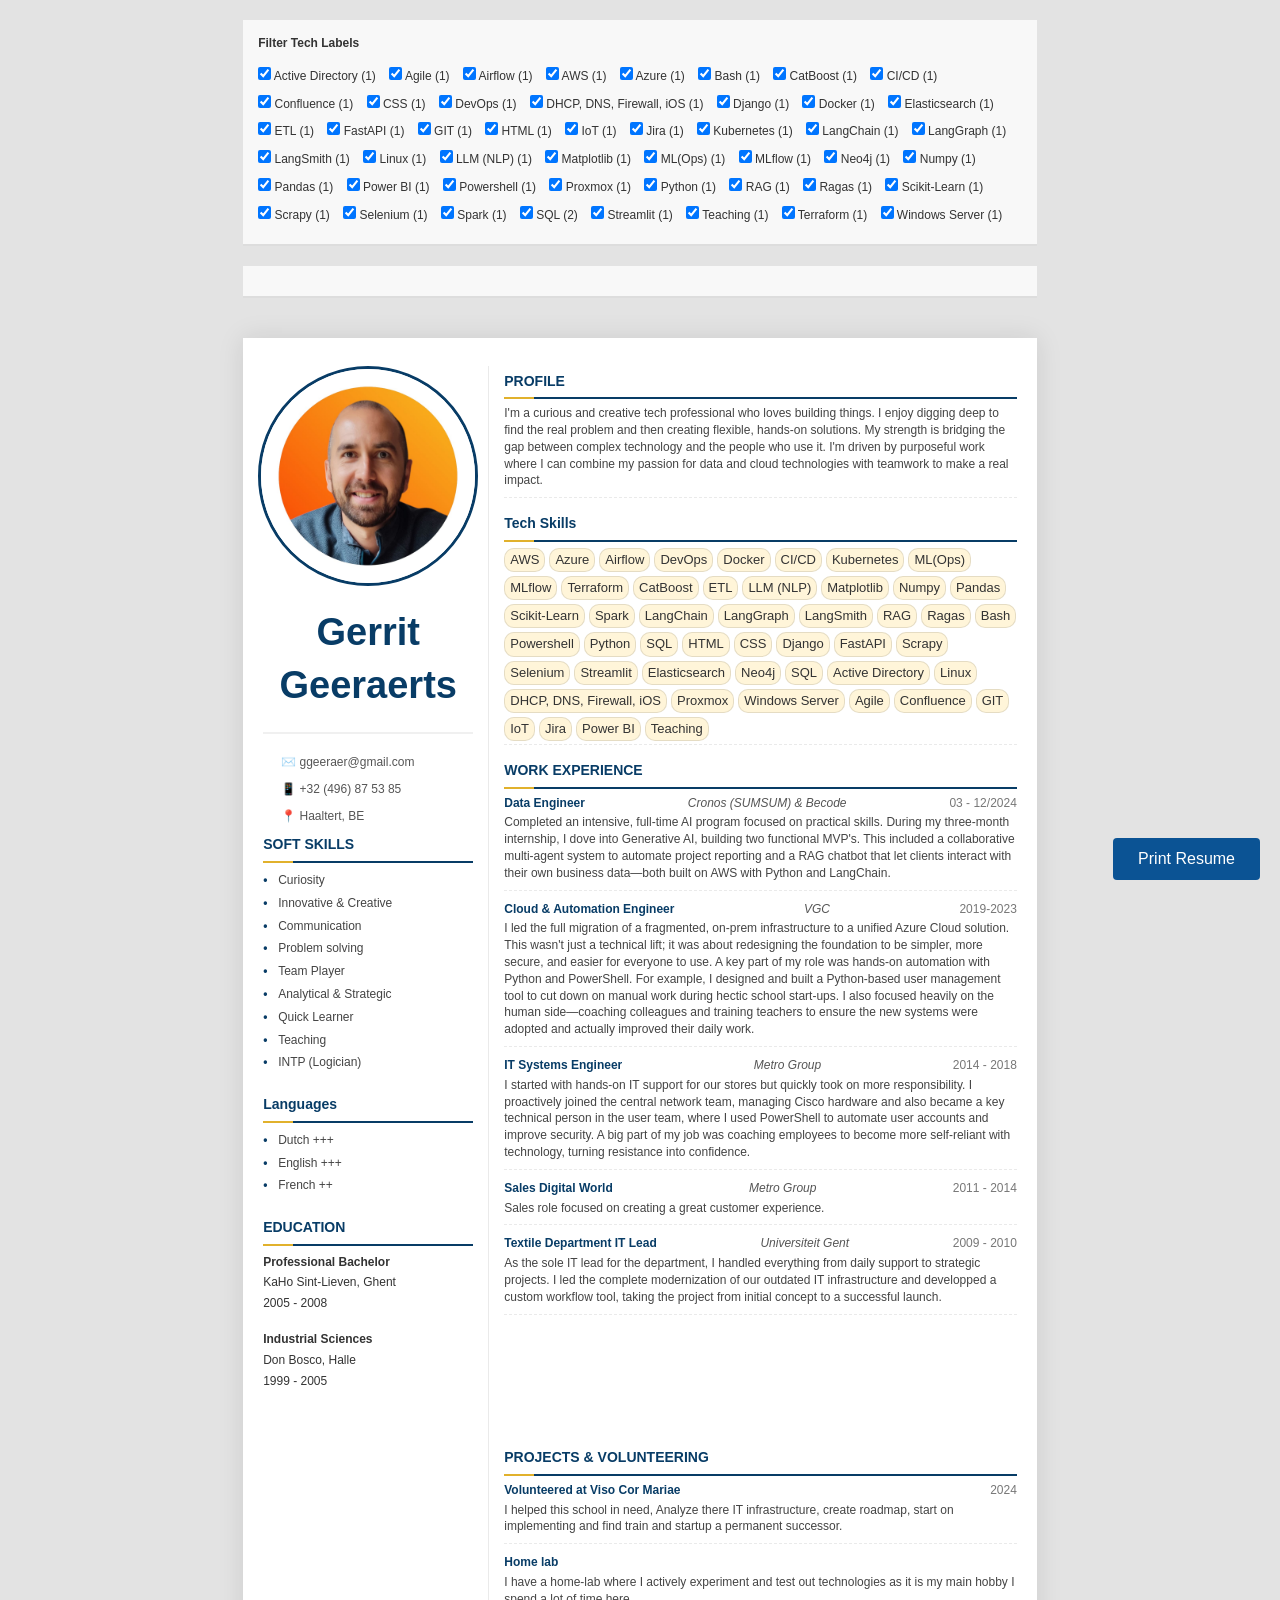
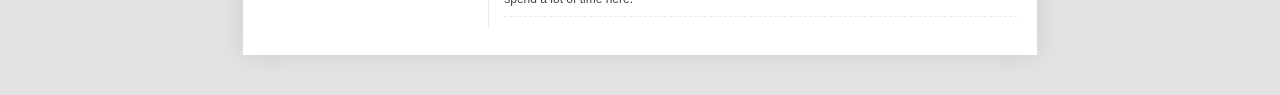
<file: index_custom.html>
<!DOCTYPE html>
<html lang="en">
<head>
    <meta charset="UTF-8">
    <meta name="viewport" content="width=device-width, initial-scale=1.0">
    <title>Professional Resume - Print Optimized</title>
    <style>
        /* BASE STYLES */
        * {
            margin: 0;
            padding: 0;
            box-sizing: border-box;
          font-size: 12px;
        }
        body {
            background-color: #f5f5f5;
            background-color: #f5f5f5;
            font-family: 'Segoe UI', Tahoma, Geneva, Verdana, sans-serif;
            color: #333;
            line-height: 1.4;
        }
        /* PRINT STYLES - HIDDEN ON SCREEN */
        @media print {
            @page {
                size: A4;
                margin: 0;
            }
            body {
                width: 210mm;
                height: 297mm;
                margin: 0;
                padding: 15mm;
                background: white;
                color: black;
            }
            body * {
                visibility: hidden;
            }
            .resume-container,
            .resume-container * {
                visibility: visible;
            }
            .resume-container {
                position: absolute;
                left: 0;
                top: 0;
                width: 100%;
                height: 100%;
            }
            /* Avoid page breaks inside content blocks */
            .section:not(:last-child) {
                break-after: avoid;
            }
            work-item {
                break-inside: avoid;
            }
            /* Adjust color scheme for print */
            .resume-content {
                background-color: transparent;
            }
            skill {
                background-color: #fff5d9 !important;
                color: #333 !important;
                border: 1px solid #ddd;
            }
            .page-break {
                display: block; /* Make it a block element to be processed */
                page-break-before: always; /* Legacy property for older browsers */
                break-before: page;      /* Modern, standard property */
                height: 0;               /* Ensure it takes up no vertical space */
                clear: both;             /* Good practice for break elements */
            }
        }
        /* SCREEN STYLES */
        @media screen {
            body {
                background-color: #e3e3e3;
                padding: 20px;
                display: flex;
                justify-content: center;
                align-items: center;
                min-height: 100vh;
            }
            .resume-container {
                width: 210mm;
                min-height: 297mm;
                background: white;
                box-shadow: 0 0 25px rgba(0, 0, 0, 0.1);
                position: relative;
                margin: 20px auto;
            }
            /* Print navigation */
            .print-button {
                position: fixed;
                bottom: 20px;
                right: 20px;
                padding: 12px 25px;
                background: #0b5394;
                color: white;
                border: none;
                border-radius: 4px;
                cursor: pointer;
                font-size: 16px;
                transition: background 0.3s;
                z-index: 10;
            }
            .print-button:hover {
                background: #083c66;
                transform: translateY(-2px);
                box-shadow: 0 4px 8px rgba(0,0,0,0.2);
            }
        }
        /* RESUME STYLES */
        .resume-content {
            display: grid;
            grid-template-columns: 30% 70%;
            height: 100%;
            position: relative;
            background-color: #fff;
            padding: 28px 20px;
        }
        left-column {
            display: block; /* Custom tags default to inline */
            padding-right: 15px;
            border-right: 1px solid #eaeaea;
        }
        right-column {
            display: block; /* Custom tags default to inline */
            padding-left: 15px;
        }
        .section-title {
            font-size: 14px;
            padding-bottom: 6px;
          padding-top: 6px;
            margin-bottom: 6px;
            border-bottom: 2px solid #083c66;
            color: #083c66;
            position: relative;
        }
        .section-title::after {
            content: '';
            position: absolute;
            width: 30px;
            height: 2px;
            background: #e1b12c;
            bottom: -2px;
            left: 0;
        }
        .header {
            padding-bottom: 15px;
            margin-bottom: 25px;
            border-bottom: 2px solid #f0f0f0;
        }
        .name {
            font-size: 38px;
            color: #083c66;
            margin-bottom: 5px;
        }
        .job-title {
            font-size: 14px;
            color: #555;
            margin-bottom: 10px;
        }
        .contact-info {
            list-style: none;
            margin-top: 8px;
        }
       .contact-info {
          text-align: left; /* Restore original alignment if needed */
          padding-left: 10px;
       }
        .contact-info li {
            padding: 5px 0;
            color: #555;
        }
        .contact-info i {
            width: 20px;
            margin-right: 8px;
            color: #083c66;
        }

        work-item {
            display: block; /* Custom tags are inline by default */
            margin-bottom: 10px;
            padding-bottom: 3px;
            border-bottom: 1px dashed #eaeaea;
        }
        work-header {
            display: flex;
            justify-content: space-between;
            margin-bottom: 2px;
            font-size: 14px;
        }
        work-title {
            display: inline-block;
            font-weight: bold;
            color: #083c66;
        }
        work-company {
            display: inline-block;
            font-style: italic;
            color: #555;
            flex-grow: 1;
            text-align: center;
            padding: 0 10px;
        }
        work-period {
            display: inline-block;
            color: #777;
        }
        .work-description {
            margin-top: 3px;
            margin-bottom: 5px;
            color: #444;
            font-size: 12px;
        }
        work-tags {
            display: flex;
            flex-wrap: wrap;
            gap: 4px;
        }
        skill {
            display: inline-block;
            background-color: #fff5d9;
            color: #333;
            padding: 2px 5px;
            border-radius: 10px;
            font-size: 13px;
            border: 1px solid rgba(0,0,0,0.1);
        }
        .education-item {
            margin-bottom: 15px;
        }
        .edu-degree {
            font-weight: bold;
        }
        .education-item div {
            padding: 2px 0;
        }
        .section-content {
            margin-bottom: 25px;
        }
        #logo {
            position: absolute;
            top: 20px;
            right: 20px;
            height: 60px;
            opacity: 0.7;
        }
       /* Profile Image Styles */
       .profile-img-container {
          display: flex;
          justify-content: center;
          margin-bottom: 20px;
       }
       .profile-img {
          width: 220px;
          height: 220px;
          border-radius: 50%;
          object-fit: cover;
          border: 3px solid #083c66;
       }
       /* Adjust header spacing */
       .header {
          margin-bottom: 15px;
          text-align: center; /* Keep name centered */
       }
       /* Add nested project styling */
      work-project {
        display: block;
        position: relative;
        padding-left: 15px;
        margin-top: 8px;
        margin-bottom: 8px;
      }
      work-project::before {
        content: "•";
        position: absolute;
        left: 0;
        top: 0;
        color: #083c66;
        font-weight: bold;
      }
      project-title {
        display: block;
        font-weight: bold;
        margin-bottom: 2px;
        color: #444;
        font-size: 13px;
      }
      .project-description {
        margin-bottom: 3px;
    }
    .section.soft-skills ul,
    .section.language ul {
        list-style: none;
        padding-left: 15px;
        margin-bottom: 15px;
    }
    .section.soft-skills li,
    .section.language li {
        position: relative;
        padding: 3px 0;
        color: #444;
        font-size: 12px;
    }
    .section.soft-skills li::before,
    .section.language li::before {
        content: "•";
        position: absolute;
        left: -15px;
        color: #083c66;
        font-weight: bold;
    }
    .section.soft-skills ul,
    .section.language ul {
        margin-top: 5px;
    }
    /* Optional: Adjust list margins for better spacing */
    .section.education .section-content {
        margin-bottom: 20px; /* Slightly reduced from 25px */
    }
       /* --- Tech Filter System CSS --- */
    /* Style for the filter controls container */
    #tech-filter-controls {
        padding: 15px;
        border: 1px solid #ccc;
        background-color: #f8f8f8;
        margin-bottom: 20px;
        border-radius: 5px;
    }
    #tech-filter-controls h3 {
        margin-top: 0;
        margin-bottom: 10px;
    }
    /* Style for each individual filter checkbox and its label */
    #tech-filter-controls label {
        display: inline-block;
        margin-right: 15px;
        margin-bottom: 5px;
        cursor: pointer;
        font-size: 0.9em;
    }
      #label-controls {
        background-color: #f8f8f8;
        padding: 15px;
        border-bottom: 2px solid #ddd;
        margin-bottom: 20px;
        position: relative;
        z-index: 1000;
      }
      #label-controls h3 {
        margin: 0 0 10px 0;
      }
      #label-controls label {
        display: inline-block;
        margin: 5px 10px 5px 0;
        white-space: nowrap;
      }
      .hidden {
        display: none;
      }
      @media print {
        #label-controls {
          display: none;
        }
        .hidden {
          display: none;
        }
      }
           .resume-wrapper {
      display: flex;
      flex-direction: column;
      align-items: center;
    }
    /* Update body styles */
    @media screen {
      body {
        background-color: #e3e3e3;
        padding: 20px;
        display: flex;
        flex-direction: column;
        justify-content: flex-start;
        align-items: center;
        min-height: 100vh;
      }
    }
    /* Update filter controls positioning */
    #label-controls {
      width: 100%;
      max-width: 210mm;
      margin: 0 auto 20px auto;
      background-color: #f8f8f8;
      padding: 15px;
      border-bottom: 2px solid #ddd;
      position: relative;
      z-index: 1000;
      box-sizing: border-box;
    }
    </style>
</head>
<body>
<!-- Print button for screen view -->
<button class="print-button" onclick="window.print()">Print Resume</button>
<!-- The filter controls will be generated here by JavaScript -->
<div class="resume-wrapper"> <!-- New wrapper div -->
    <div id="label-controls"></div> <!-- Will be populated by JS -->
    <!-- A4 Resume Container -->
    <div class="resume-container">
        <img id="logo"
             src="[data-uri]"
             alt="Logo">
        <div class="resume-content">
            <!-- Left Column -->
            <left-column>
                <div class="profile-img-container">
                    <img src="./mugshot.jpg" alt="Profile Picture" class="profile-img">
                </div>
                <div class="header">
                    <h1 class="name">Gerrit Geeraerts</h1>
                    <!--<div class="job-title">Senior Web Developer</div>-->
                </div>
                <div class="section contact">
                    <!--<h2 class="section-title">CONTACT</h2>-->
                    <ul class="contact-info">
                        <li><i></i>✉️ ggeeraer@gmail.com</li>
                        <li><i></i>📱 +32 (496) 87 53 85</li>
                        <li><i></i>📍 Haaltert, BE</li>
                    </ul>
                </div>
                <div class="section soft-skills">
                    <h2 class="section-title">SOFT SKILLS</h2>
                    <ul>
                        <li>Curiosity</li>
                        <li>Innovative & Creative</li>
                        <li>Communication</li>
                        <li>Problem solving</li>
                        <li>Team Player</li>
                        <li>Analytical & Strategic</li>
                        <li>Quick Learner</li>
                        <li>Teaching</li>
                        <li>INTP (Logician)</li>
                    </ul>
                </div>
                <div class="section language">
                    <h2 class="section-title">Languages</h2>
                    <ul>
                        <li>Dutch +++</li>
                        <li>English +++</li>
                        <li>French ++</li>
                    </ul>
                </div>
                <div class="section education">
                    <h2 class="section-title">EDUCATION</h2>
                    <div class="section-content">
                        <div class="education-item">
                            <div class="edu-degree">Professional Bachelor</div>
                            <div>KaHo Sint-Lieven, Ghent</div>
                            <div>2005 - 2008</div>
                        </div>
                        <div class="education-item">
                            <div class="edu-degree">Industrial Sciences</div>
                            <div>Don Bosco, Halle</div>
                            <div>1999 - 2005</div>
                        </div>
                    </div>
                </div>
            </left-column>
            <!-- Right Column -->
            <right-column>
                <div class="section work-experience">
                    <h2 class="section-title">PROFILE</h2>
                    <work-item>
                        <p class="work-description">
                            I'm a curious and creative tech professional who loves building things. I enjoy digging deep
                            to find the real problem and then creating flexible, hands-on solutions. My strength is
                            bridging the gap between complex technology and the people who use it. I'm driven by
                            purposeful work where I can combine my passion for data and cloud technologies with teamwork
                            to make a real impact.
                        </p>
                    </work-item>
                    <h2 class="section-title">Tech Skills</h2>
                    <!-- Example of updated work item structure for Cronos -->
                    <work-item>
                        <work-tags>
                            <!-- Cloud Platforms -->
                            <skill>AWS</skill>
                            <skill>Azure</skill>
                            <!-- DevOps & MLOps -->
                            <skill>Airflow</skill>
                            <skill>DevOps</skill>
                            <skill>Docker</skill>
                            <skill>CI/CD</skill>
                            <skill>Kubernetes</skill>
                            <skill>ML(Ops)</skill>
                            <skill>MLflow</skill>
                            <skill>Terraform</skill>
                            <!-- Data Science & Machine Learning -->
                            <skill>CatBoost</skill>
                            <skill>ETL</skill>
                            <skill>LLM (NLP)</skill>
                            <skill>Matplotlib</skill>
                            <skill>Numpy</skill>
                            <skill>Pandas</skill>
                            <skill>Scikit-Learn</skill>
                            <skill>Spark</skill>
                            <!-- AI & LLM Frameworks -->
                            <skill>LangChain</skill>
                            <skill>LangGraph</skill>
                            <skill>LangSmith</skill>
                            <skill>RAG</skill>
                            <skill>Ragas</skill>
                            <!-- Programming & Scripting -->
                            <skill>Bash</skill>
                            <skill>Powershell</skill>
                            <skill>Python</skill>
                            <skill>SQL</skill>
                            <!-- Web Development & Automation -->
                            <skill>HTML</skill>
                            <skill>CSS</skill>
                            <skill>Django</skill>
                            <skill>FastAPI</skill>
                            <skill>Scrapy</skill>
                            <skill>Selenium</skill>
                            <skill>Streamlit</skill>
                            <!-- Databases -->
                            <skill>Elasticsearch</skill>
                            <skill>Neo4j</skill>
                            <skill>SQL</skill>
                            <!-- OS, Networking & Virtualization -->
                            <skill>Active Directory</skill>
                            <skill>Linux</skill>
                            <skill>DHCP, DNS, Firewall, iOS</skill>
                            <skill>Proxmox</skill>
                            <skill>Windows Server</skill>
                            <!-- Collaboration, Tools & Methodologies -->
                            <skill>Agile</skill>
                            <skill>Confluence</skill>
                            <skill>GIT</skill>
                            <skill>IoT</skill>
                            <skill>Jira</skill>
                            <skill>Power BI</skill>
                            <skill>Teaching</skill>
                        </work-tags>
                    </work-item>
                    <h2 class="section-title">WORK EXPERIENCE</h2>
                    <!-- Example of updated work item structure for Cronos -->
                    <work-item>
                        <work-header>
                            <work-title>Data Engineer</work-title>
                            <work-company>Cronos (SUMSUM) & Becode</work-company>
                            <work-period>03 - 12/2024</work-period>
                        </work-header>
                        <p class="work-description">
                            Completed an intensive, full-time AI program focused on practical skills. During my
                            three-month internship, I dove into Generative AI, building two functional MVP's. This
                            included a collaborative multi-agent system to automate project reporting and a RAG chatbot
                            that let clients interact with their own business data—both built on AWS with Python and
                            LangChain.
                        </p>
                    </work-item>
                    <work-item>
                        <work-header>
                            <work-title>Cloud & Automation Engineer</work-title>
                            <work-company>VGC</work-company>
                            <work-period>2019-2023</work-period>
                        </work-header>
                        <p class="work-description">
                            I led the full migration of a fragmented, on-prem infrastructure to a unified Azure Cloud
                            solution. This wasn't just a technical lift; it was about redesigning the foundation to be
                            simpler, more secure, and easier for everyone to use.
                            A key part of my role was hands-on automation with Python and PowerShell. For example, I
                            designed and built a Python-based user management tool to cut down on manual work during
                            hectic school start-ups. I also focused heavily on the human side—coaching colleagues and
                            training teachers to ensure the new systems were adopted and actually improved their daily
                            work.
                        </p>
                    </work-item>
                    <work-item>
                        <work-header>
                            <work-title>IT Systems Engineer</work-title>
                            <work-company>Metro Group</work-company>
                            <work-period>2014 - 2018</work-period>
                        </work-header>
                        <p class="work-description">
                            I started with hands-on IT support for our stores but quickly took on more responsibility. I
                            proactively joined the central network team, managing Cisco hardware and also became a key
                            technical person in the user team, where I used PowerShell to automate user accounts and
                            improve security. A big part of my job was coaching employees to become more self-reliant
                            with technology, turning resistance into confidence.
                        </p>
                    </work-item>
                    <work-item>
                        <work-header>
                            <work-title>Sales Digital World</work-title>
                            <work-company>Metro Group</work-company>
                            <work-period>2011 - 2014</work-period>
                        </work-header>
                        <p class="work-description">
                            Sales role focused on creating a great customer experience.
                        </p>
                    </work-item>
                    <work-item>
                        <work-header>
                            <work-title>Textile Department IT Lead</work-title>
                            <work-company>Universiteit Gent</work-company>
                            <work-period>2009 - 2010</work-period>
                        </work-header>
                        <p class="work-description">
                            As the sole IT lead for the department, I handled everything from daily support to strategic
                            projects. I led the complete modernization of our outdated IT infrastructure and developped
                            a custom workflow tool, taking the project from initial concept to a successful launch.
                        </p>
                    </work-item>
                    <br><br><br><br><br><br><br>
                    <div class="section projects">
                        <h2 class="section-title">PROJECTS & VOLUNTEERING</h2>
                        <work-item>
                            <work-header>
                                <work-title>Volunteered at Viso Cor Mariae</work-title>
                                <work-period>2024</work-period>
                            </work-header>
                            <p class="work-description">
                                I helped this school in need, Analyze there IT infrastructure, create roadmap, start on
                                implementing and find train and startup a permanent successor.
                            </p>
                        </work-item>
                        <work-item>
                            <work-header>
                                <work-title>Home lab</work-title>
                                <work-period></work-period>
                            </work-header>
                            <p class="work-description">
                                I have a home-lab where I actively experiment and test out technologies as it is my main
                                hobby I spend a lot of time here.</br>
                            </p>
                        </work-item>
                    </div>
            </right-column>
        </div>
    </div>
</div>
</div>
<script>
    document.addEventListener('DOMContentLoaded', () => {
      const labelElements = [...document.querySelectorAll('work-tags skill')];
      const counts = new Map();
      labelElements.forEach(el => {
        const text = el.textContent.trim();
        counts.set(text, (counts.get(text) || 0) + 1);
      });
      const unique = [...counts.keys()].sort((a, b) => a.localeCompare(b));
      const controls = document.createElement('div');
      controls.id = 'label-controls';
      let html = '<h3>Filter Tech Labels</h3>';
      unique.forEach(label => {
        html += `<label><input type="checkbox" data-label="${label}" checked> ${label} (${counts.get(label)})</label> `;
      });
      controls.innerHTML = html;
      document.body.prepend(controls);
      controls.addEventListener('change', e => {
        if (e.target.type === 'checkbox') {
          const text = e.target.dataset.label;
          const action = e.target.checked ? 'remove' : 'add';
          labelElements.forEach(el => {
            if (el.textContent.trim() === text) {
              el.classList[action]('hidden');
            }
          });
        }
      });
    });
</script>
</body>
</html>
</file>
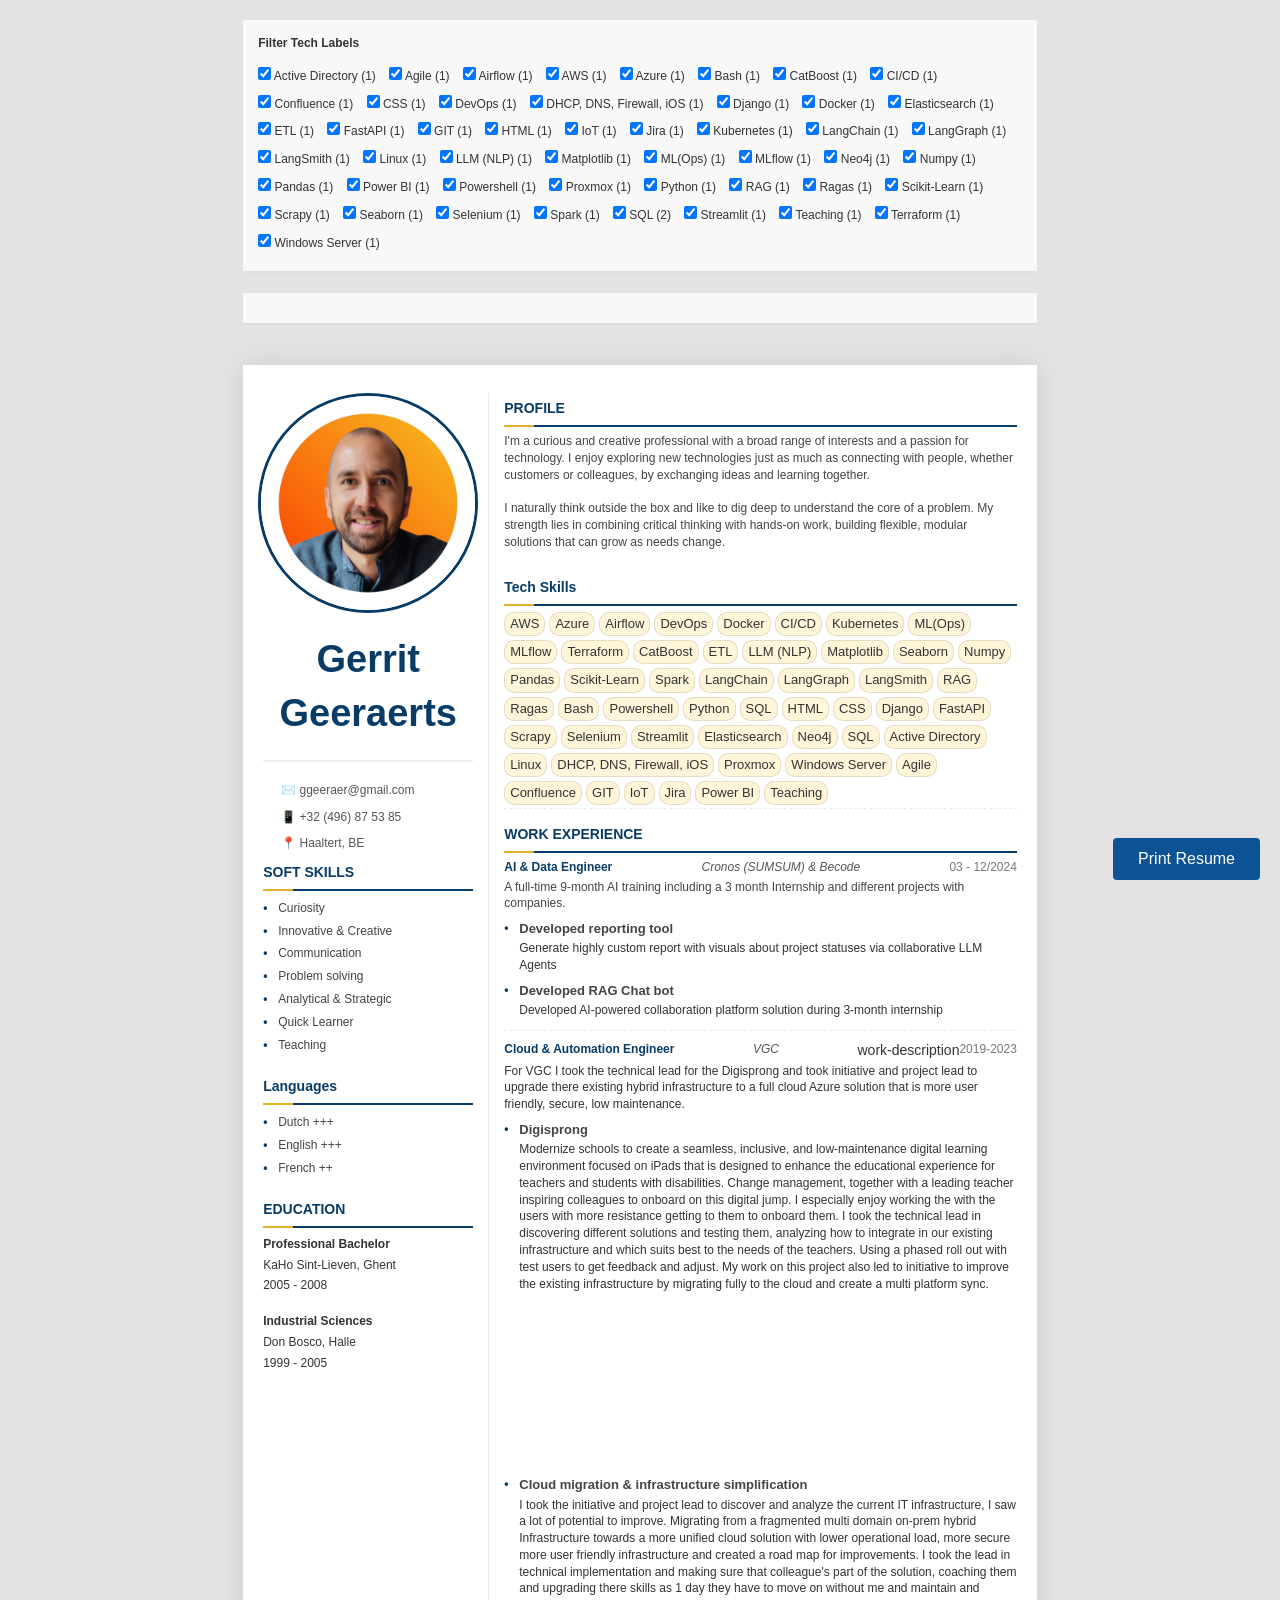
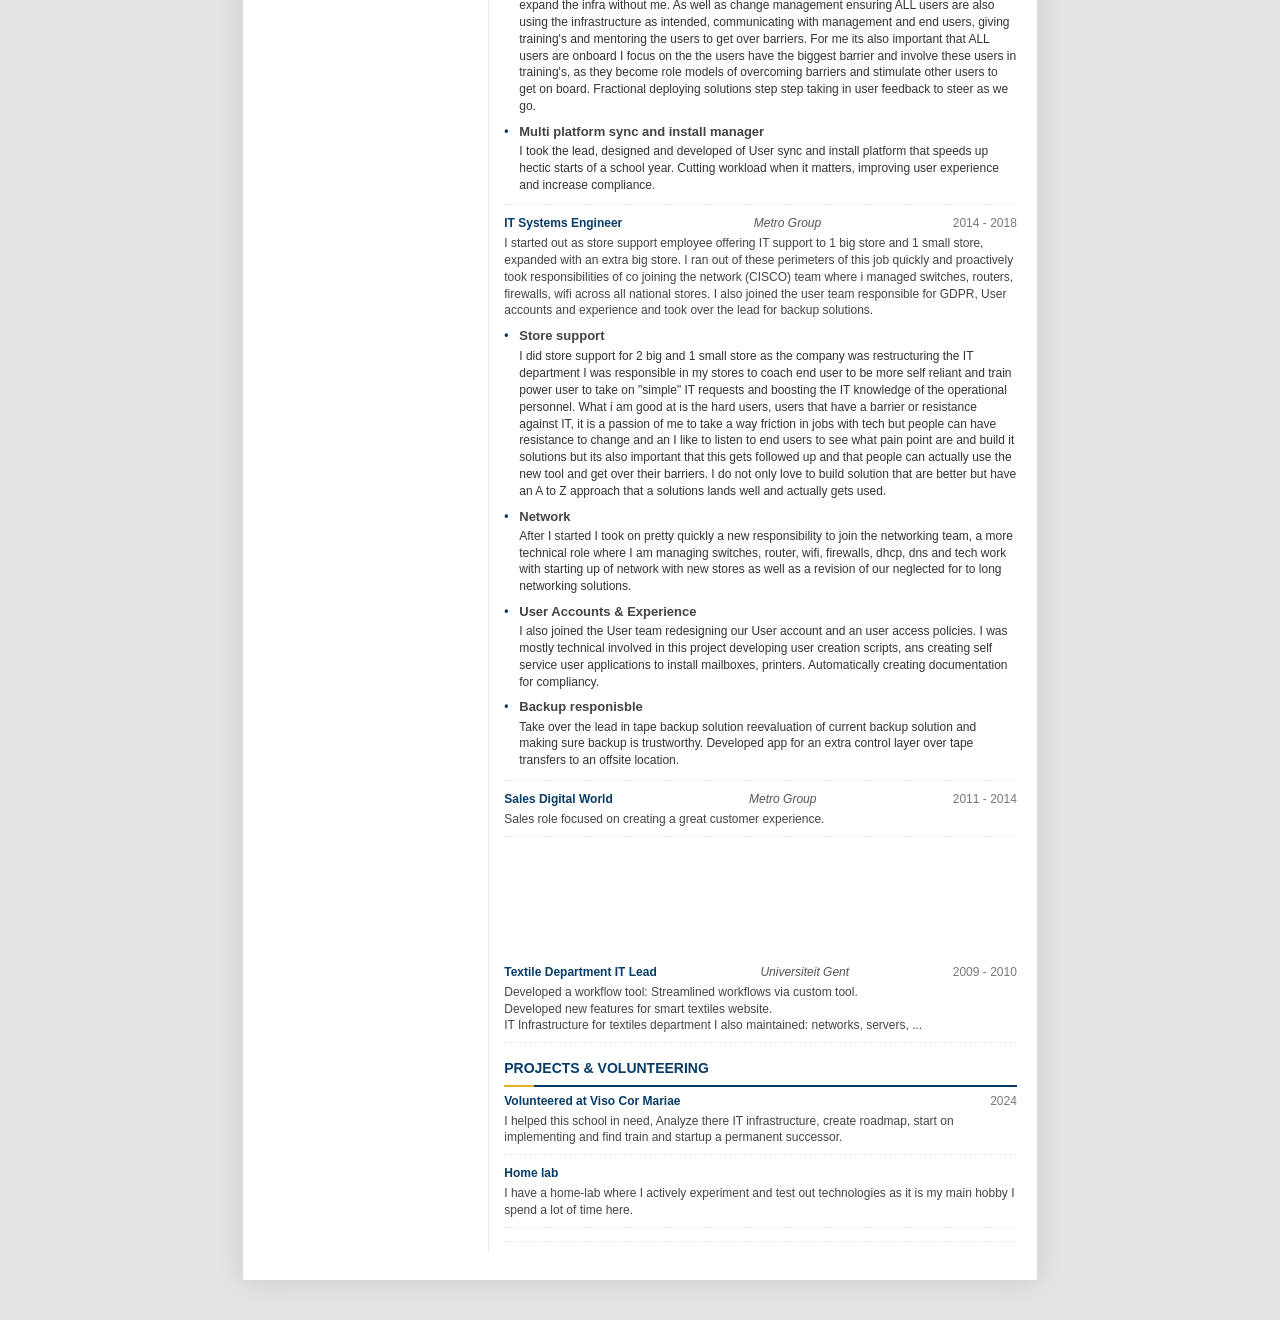
<file: index_full.html>
<!DOCTYPE html>
<html lang="en">
<head>
    <meta charset="UTF-8">
    <meta name="viewport" content="width=device-width, initial-scale=1.0">
    <title>Professional Resume - Print Optimized</title>
    <style>
        /* BASE STYLES */
        * {
            margin: 0;
            padding: 0;
            box-sizing: border-box;
			font-size: 12px;
        }

        body {
            background-color: #f5f5f5;
            background-color: #f5f5f5;
            font-family: 'Segoe UI', Tahoma, Geneva, Verdana, sans-serif;
            color: #333;
            line-height: 1.4;
        }

        /* PRINT STYLES - HIDDEN ON SCREEN */
        @media print {
            @page {
                size: A4;
                margin: 0;
            }

            body {
                width: 210mm;
                height: 297mm;
                margin: 0;
                padding: 15mm;
                background: white;
                color: black;
            }

            body * {
                visibility: hidden;
            }

            .resume-container,
            .resume-container * {
                visibility: visible;
            }

            .resume-container {
                position: absolute;
                left: 0;
                top: 0;
                width: 100%;
                height: 100%;
            }

            /* Avoid page breaks inside content blocks */
            .section:not(:last-child) {
                break-after: avoid;
            }

            .work-item {
                break-inside: avoid;
            }

            /* Adjust color scheme for print */
            .resume-content {
                background-color: transparent;
            }

            .label {
                background-color: #fff5d9 !important;
                color: #333 !important;
                border: 1px solid #ddd;
            }
            .page-break {
                display: block; /* Make it a block element to be processed */
                page-break-before: always; /* Legacy property for older browsers */
                break-before: page;      /* Modern, standard property */
                height: 0;               /* Ensure it takes up no vertical space */
                clear: both;             /* Good practice for break elements */
            }
        }

        /* SCREEN STYLES */
        @media screen {
            body {
                background-color: #e3e3e3;
                padding: 20px;
                display: flex;
                justify-content: center;
                align-items: center;
                min-height: 100vh;
            }

            .resume-container {
                width: 210mm;
                min-height: 297mm;
                background: white;
                box-shadow: 0 0 25px rgba(0, 0, 0, 0.1);
                position: relative;
                margin: 20px auto;
            }

            /* Print navigation */
            .print-button {
                position: fixed;
                bottom: 20px;
                right: 20px;
                padding: 12px 25px;
                background: #0b5394;
                color: white;
                border: none;
                border-radius: 4px;
                cursor: pointer;
                font-size: 16px;
                transition: background 0.3s;
                z-index: 10;
            }

            .print-button:hover {
                background: #083c66;
                transform: translateY(-2px);
                box-shadow: 0 4px 8px rgba(0,0,0,0.2);
            }
        }

        /* RESUME STYLES */
        .resume-content {
            display: grid;
            grid-template-columns: 30% 70%;
            height: 100%;
            position: relative;
            background-color: #fff;
            padding: 28px 20px;
        }

        .left-column {
            padding-right: 15px;
            border-right: 1px solid #eaeaea;
        }

        .right-column {
            padding-left: 15px;
        }

        .section-title {
            font-size: 14px;
            padding-bottom: 6px;
			padding-top: 6px;
            margin-bottom: 6px;
            border-bottom: 2px solid #083c66;
            color: #083c66;
            position: relative;
        }

        .section-title::after {
            content: '';
            position: absolute;
            width: 30px;
            height: 2px;
            background: #e1b12c;
            bottom: -2px;
            left: 0;
        }

        .header {
            padding-bottom: 15px;
            margin-bottom: 25px;
            border-bottom: 2px solid #f0f0f0;
        }

        .name {
            font-size: 38px;
            color: #083c66;
            margin-bottom: 5px;
        }

        .job-title {
            font-size: 14px;
            color: #555;
            margin-bottom: 10px;
        }

        .contact-info {
            list-style: none;
            margin-top: 8px;
        }

		.contact-info {
			text-align: left; /* Restore original alignment if needed */
			padding-left: 10px;
		}

        .contact-info li {
            padding: 5px 0;
            color: #555;
        }

        .contact-info i {
            width: 20px;
            margin-right: 8px;
            color: #083c66;
        }


        .work-item {
            margin-bottom: 10px;
            padding-bottom: 3px;
            border-bottom: 1px dashed #eaeaea;
        }

        .work-header {
            display: flex;
            justify-content: space-between;
            margin-bottom: 2px;
            font-size: 14px;
        }

        .work-title {
            font-weight: bold;
            color: #083c66;
        }

        .work-company {
            font-style: italic;
            color: #555;
            flex-grow: 1;
            text-align: center;
            padding: 0 10px;
        }

        .work-period {
            color: #777;
        }

        .work-description {
            margin-top: 3px;
            margin-bottom: 5px;
            color: #444;
            font-size: 12px;
        }

        .work-tags {
            display: flex;
            flex-wrap: wrap;
            gap: 4px;
        }

        .label {
            background-color: #fff5d9;
            color: #333;
            padding: 2px 5px;
            border-radius: 10px;
            font-size: 13px;
            border: 1px solid rgba(0,0,0,0.1);
        }

        .education-item {
            margin-bottom: 15px;
        }

        .edu-degree {
            font-weight: bold;
        }

        .education-item div {
            padding: 2px 0;
        }

        .section-content {
            margin-bottom: 25px;
        }

        #logo {
            position: absolute;
            top: 20px;
            right: 20px;
            height: 60px;
            opacity: 0.7;
        }

		/* Profile Image Styles */
		.profile-img-container {
			display: flex;
			justify-content: center;
			margin-bottom: 20px;
		}

		.profile-img {
			width: 220px;
			height: 220px;
			border-radius: 50%;
			object-fit: cover;
			border: 3px solid #083c66;
		}

		/* Adjust header spacing */
		.header {
			margin-bottom: 15px;
			text-align: center; /* Keep name centered */
		}

		/* Add nested project styling */
  .work-project {
    position: relative;
    padding-left: 15px;
    margin-top: 8px;
    margin-bottom: 8px;
  }
  .work-project::before {
    content: "•";
    position: absolute;
    left: 0;
    top: 0;
    color: #083c66;
    font-weight: bold;
  }
  .project-title {
    font-weight: bold;
    margin-bottom: 2px;
    color: #444;
    font-size: 13px;
  }
  .project-description {
    margin-bottom: 3px;
}
.section.soft-skills ul,
.section.language ul {
    list-style: none;
    padding-left: 15px;
    margin-bottom: 15px;
}

.section.soft-skills li,
.section.language li {
    position: relative;
    padding: 3px 0;
    color: #444;
    font-size: 12px;
}

.section.soft-skills li::before,
.section.language li::before {
    content: "•";
    position: absolute;
    left: -15px;
    color: #083c66;
    font-weight: bold;
}

.section.soft-skills ul,
.section.language ul {
    margin-top: 5px;
}

/* Optional: Adjust list margins for better spacing */
.section.education .section-content {
    margin-bottom: 20px; /* Slightly reduced from 25px */
}

		/* --- Tech Filter System CSS --- */

/* Style for the filter controls container */
#tech-filter-controls {
    padding: 15px;
    border: 1px solid #ccc;
    background-color: #f8f8f8;
    margin-bottom: 20px;
    border-radius: 5px;
}

#tech-filter-controls h3 {
    margin-top: 0;
    margin-bottom: 10px;
}

/* Style for each individual filter checkbox and its label */
#tech-filter-controls label {
    display: inline-block;
    margin-right: 15px;
    margin-bottom: 5px;
    cursor: pointer;
    font-size: 0.9em;
}
  #label-controls {
    background-color: #f8f8f8;
    padding: 15px;
    border-bottom: 2px solid #ddd;
    margin-bottom: 20px;
    position: relative;
    z-index: 1000;
  }
  #label-controls h3 {
    margin: 0 0 10px 0;
  }
  #label-controls label {
    display: inline-block;
    margin: 5px 10px 5px 0;
    white-space: nowrap;
  }
  .hidden {
    display: none;
  }
  @media print {
    #label-controls {
      display: none;
    }
    .hidden {
      display: none;
    }
  }

		.resume-wrapper {
  display: flex;
  flex-direction: column;
  align-items: center;
}

/* Update body styles */
@media screen {
  body {
    background-color: #e3e3e3;
    padding: 20px;
    display: flex;
    flex-direction: column;
    justify-content: flex-start;
    align-items: center;
    min-height: 100vh;
  }
}

/* Update filter controls positioning */
#label-controls {
  width: 100%;
  max-width: 210mm;
  margin: 0 auto 20px auto;
  background-color: #f8f8f8;
  padding: 15px;
  border-bottom: 2px solid #ddd;
  position: relative;
  z-index: 1000;
  box-sizing: border-box;
    </style>
</head>
<body>
<!-- Print button for screen view -->
<button class="print-button" onclick="window.print()">Print Resume</button>
<!-- The filter controls will be generated here by JavaScript -->
<div class="resume-wrapper"> <!-- New wrapper div -->
    <div id="label-controls"></div> <!-- Will be populated by JS -->
    <!-- A4 Resume Container -->
    <div class="resume-container">
        <img id="logo"
             src="[data-uri]"
             alt="Logo">

        <div class="resume-content">
            <!-- Left Column -->
            <div class="left-column">

                <div class="profile-img-container">
                    <img src="./mugshot.jpg" alt="Profile Picture" class="profile-img">
                </div>
                <div class="header">
                    <h1 class="name">Gerrit Geeraerts</h1>
                    <!--<div class="job-title">Senior Web Developer</div>-->
                </div>

                <div class="section contact">
                    <!--<h2 class="section-title">CONTACT</h2>-->
                    <ul class="contact-info">
                        <li><i></i>✉️ ggeeraer@gmail.com</li>
                        <li><i></i>📱 +32 (496) 87 53 85</li>
                        <li><i></i>📍 Haaltert, BE</li>
                    </ul>
                </div>

                <div class="section soft-skills">
                    <h2 class="section-title">SOFT SKILLS</h2>
                    <ul>
                        <li>Curiosity</li>
                        <li>Innovative & Creative</li>
                        <li>Communication</li>
                        <li>Problem solving</li>
                        <li>Analytical & Strategic</li>
                        <li>Quick Learner</li>
                        <li>Teaching</li>
                    </ul>
                </div>

                <div class="section language">
                    <h2 class="section-title">Languages</h2>
                    <ul>
                        <li>Dutch +++</li>
                        <li>English +++</li>
                        <li>French ++</li>
                    </ul>
                </div>

                <div class="section education">
                    <h2 class="section-title">EDUCATION</h2>
                    <div class="section-content">
                        <div class="education-item">
                            <div class="edu-degree">Professional Bachelor</div>
                            <div>KaHo Sint-Lieven, Ghent</div>
                            <div>2005 - 2008</div>
                        </div>
                        <div class="education-item">
                            <div class="edu-degree">Industrial Sciences</div>
                            <div>Don Bosco, Halle</div>
                            <div>1999 - 2005</div>
                        </div>
                    </div>
                </div>
            </div>

            <!-- Right Column -->
            <div class="right-column">
                <div class="section work-experience">
                    <h2 class="section-title">PROFILE</h2>
                    <div class="work-item">
                        <p class="work-description">
                            I'm a curious and creative professional with a broad range of interests and a passion for
                            technology. I enjoy exploring new technologies just as much as connecting with people,
                            whether customers or colleagues, by exchanging ideas and learning together.</br></br>

                            I naturally think outside the box and like to dig deep to understand the core of a problem.
                            My strength lies in combining critical thinking with hands-on work, building flexible,
                            modular solutions that can grow as needs change.</br></br>
                        </p>

                        <h2 class="section-title">Tech Skills</h2>

                        <!-- Example of updated work item structure for Cronos -->
                        <div class="work-item">
                            <div class="work-tags">
                                <!-- Cloud Platforms -->
                                <span class="label">AWS</span>
                                <span class="label">Azure</span>

                                <!-- DevOps & MLOps -->
                                <span class="label">Airflow</span>
                                <span class="label">DevOps</span>
                                <span class="label">Docker</span>
                                <span class="label">CI/CD</span>
                                <span class="label">Kubernetes</span>
                                <span class="label">ML(Ops)</span>
                                <span class="label">MLflow</span>
                                <span class="label">Terraform</span>

                                <!-- Data Science & Machine Learning -->
                                <span class="label">CatBoost</span>
                                <span class="label">ETL</span>
                                <span class="label">LLM (NLP)</span>
                                <span class="label">Matplotlib</span>
                                <span class="label">Seaborn</span>
                                <span class="label">Numpy</span>
                                <span class="label">Pandas</span>
                                <span class="label">Scikit-Learn</span>
                                <span class="label">Spark</span>

                                <!-- AI & LLM Frameworks -->
                                <span class="label">LangChain</span>
                                <span class="label">LangGraph</span>
                                <span class="label">LangSmith</span>
                                <span class="label">RAG</span>
                                <span class="label">Ragas</span>

                                <!-- Programming & Scripting -->
                                <span class="label">Bash</span>
                                <span class="label">Powershell</span>
                                <span class="label">Python</span>
                                <span class="label">SQL</span>

                                <!-- Web Development & Automation -->
                                <span class="label">HTML</span>
                                <span class="label">CSS</span>
                                <span class="label">Django</span>
                                <span class="label">FastAPI</span>
                                <span class="label">Scrapy</span>
                                <span class="label">Selenium</span>
                                <span class="label">Streamlit</span>

                                <!-- Databases -->
                                <span class="label">Elasticsearch</span>
                                <span class="label">Neo4j</span>
                                <span class="label">SQL</span>

                                <!-- OS, Networking & Virtualization -->
                                <span class="label">Active Directory</span>
                                <span class="label">Linux</span>
                                <span class="label">DHCP, DNS, Firewall, iOS</span>
                                <span class="label">Proxmox</span>
                                <span class="label">Windows Server</span>

                                <!-- Collaboration, Tools & Methodologies -->
                                <span class="label">Agile</span>
                                <span class="label">Confluence</span>
                                <span class="label">GIT</span>
                                <span class="label">IoT</span>
                                <span class="label">Jira</span>
                                <span class="label">Power BI</span>
                                <span class="label">Teaching</span>
                            </div>
                        </div>

                        <h2 class="section-title">WORK EXPERIENCE</h2>

                        <!-- Example of updated work item structure for Cronos -->
                        <div class="work-item">
                            <div class="work-header">
                                <div class="work-title">AI & Data Engineer</div>
                                <div class="work-company">Cronos (SUMSUM) & Becode</div>
                                <div class="work-period">03 - 12/2024</div>
                            </div>
                            <p class="work-description">
                                A full-time 9-month AI training including a 3 month Internship and different projects
                                with companies.
                            </p>

                            <div class="work-project">
                                <div class="project-title">Developed reporting tool</div>
                                <p class="project-description">
                                    Generate highly custom report with visuals about project statuses via collaborative
                                    LLM Agents
                                </p>

                            </div>

                            <div class="work-project">
                                <div class="project-title">Developed RAG Chat bot</div>
                                <p class="project-description">
                                    Developed AI-powered collaboration platform solution during 3-month internship
                                </p>

                            </div>
                        </div>

                        <div class="work-item">
                            <div class="work-header">
                                <div class="work-title">Cloud & Automation Engineer</div>
                                <div class="work-company">VGC</div>
                                work-description
                                <div class="work-period">2019-2023</div>
                            </div>
                            <p class="">
                                For VGC I took the technical lead for the Digisprong and took initiative and project
                                lead to upgrade there existing hybrid infrastructure to a full cloud Azure solution that
                                is more user friendly, secure, low maintenance.
                            </p>
                            <div class="work-project">
                                <div class="project-title">Digisprong</div>
                                <p class="project-description">
                                    Modernize schools to create a seamless, inclusive, and low-maintenance digital
                                    learning environment focused on iPads that is designed to enhance the educational
                                    experience for teachers and students with disabilities. Change management, together
                                    with a leading teacher inspiring colleagues to onboard on this digital jump. I
                                    especially enjoy working the with the users with more resistance getting to them to
                                    onboard them. I took the technical lead in discovering different solutions and
                                    testing them, analyzing how to integrate in our existing infrastructure and which
                                    suits best to the needs of the teachers. Using a phased roll out with test users to
                                    get feedback and adjust. My work on this project also led to initiative to improve
                                    the existing infrastructure by migrating fully to the cloud and create a multi
                                    platform sync.
                                </p>
                            </div>
                            <br><br><br><br><br><br><br><br><br><br>
                            <div class="work-project">
                                <div class="project-title">Cloud migration & infrastructure simplification</div>
                                <p class="project-description">
                                    I took the initiative and project lead to discover and analyze the current IT
                                    infrastructure, I saw a lot of potential to improve. Migrating from a fragmented
                                    multi domain on-prem hybrid Infrastructure towards a more unified cloud solution
                                    with lower operational load, more secure more user friendly infrastructure and
                                    created a road map for improvements. I took the lead in technical implementation and
                                    making sure that colleague's part of the solution, coaching them and upgrading there
                                    skills as 1 day they have to move on without me and maintain and expand the infra
                                    without me. As well as change management ensuring ALL users are also using the
                                    infrastructure as intended, communicating with management and end users, giving
                                    training's and mentoring the users to get over barriers. For me its also important
                                    that ALL users are onboard I focus on the the users have the biggest barrier and
                                    involve these users in training's, as they become role models of overcoming barriers
                                    and stimulate other users to get on board. Fractional deploying solutions step step
                                    taking in user feedback to steer as we go.
                                </p>
                            </div>
                            <div class="work-project">
                                <div class="project-title">Multi platform sync and install manager</div>
                                <p class="project-description">
                                    I took the lead, designed and developed of User sync and install platform that
                                    speeds up hectic starts of a school year. Cutting workload when it matters,
                                    improving user experience and increase compliance.
                                </p>
                            </div>

                        </div>
                        <div class="work-item">
                            <div class="work-header">
                                <div class="work-title">IT Systems Engineer</div>
                                <div class="work-company">Metro Group</div>
                                <div class="work-period">2014 - 2018</div>
                            </div>
                            <p class="work-description">
                                I started out as store support employee offering IT support to 1 big store and 1 small
                                store, expanded with an extra big store. I ran out of these perimeters of this job
                                quickly and proactively took responsibilities of co joining the network (CISCO) team
                                where i managed switches, routers, firewalls, wifi across all national stores. I also
                                joined the user team responsible for GDPR, User accounts and experience and took over
                                the lead for backup solutions.
                            </p>
                            <div class="work-project">
                                <div class="project-title">Store support</div>
                                <p class="project-description">
                                </p>
                                I did store support for 2 big and 1 small store as the company was restructuring the IT
                                department I was responsible in my stores to coach end user to be more self reliant and
                                train power user to take on "simple" IT requests and boosting the IT knowledge of the
                                operational personnel. What i am good at is the hard users, users that have a barrier or
                                resistance against IT, it is a passion of me to take a way friction in jobs with tech
                                but people can have resistance to change and an I like to listen to end users to see
                                what pain point are and build it solutions but its also important that this gets
                                followed up and that people can actually use the new tool and get over their barriers. I
                                do not only love to build solution that are better but have an A to Z approach that a
                                solutions lands well and actually gets used.
                            </div>
                            <div class="work-project">
                                <div class="project-title">Network</div>
                                <p class="project-description">
                                    After I started I took on pretty quickly a new responsibility to join the networking
                                    team, a more technical role where I am managing switches, router, wifi, firewalls,
                                    dhcp, dns and tech work with starting up of network with new stores as well as a
                                    revision of our neglected for to long networking solutions.
                                </p>

                            </div>
                            <div class="work-project">
                                <div class="project-title">User Accounts & Experience</div>
                                <p class="project-description">
                                    I also joined the User team redesigning our User account and an user access
                                    policies. I was mostly technical involved in this project developing user creation
                                    scripts, ans creating self service user applications to install mailboxes, printers.
                                    Automatically creating documentation for compliancy.
                                </p>

                            </div>
                            <div class="work-project">
                                <div class="project-title">Backup responisble</div>
                                <p class="project-description">
                                    Take over the lead in tape backup solution reevaluation of current backup solution
                                    and making sure backup is trustworthy. Developed app for an extra control layer over
                                    tape transfers to an offsite location.
                                </p>

                            </div>
                        </div>
                        <div class="work-item">
                            <div class="work-header">
                                <div class="work-title">Sales Digital World</div>
                                <div class="work-company">Metro Group</div>
                                <div class="work-period">2011 - 2014</div>
                            </div>
                            <p class="work-description">
                                Sales role focused on creating a great customer experience.
                            </p>
                        </div>
                        <br><br><br><br><br><br><br>
                        <div class="work-item">
                            <div class="work-header">
                                <div class="work-title">Textile Department IT Lead</div>
                                <div class="work-company">Universiteit Gent</div>
                                <div class="work-period">2009 - 2010</div>
                            </div>
                            <p class="work-description">
                                Developed a workflow tool: Streamlined workflows via custom tool.</br>
                                Developed new features for smart textiles website.</br>
                                IT Infrastructure for textiles department I also maintained: networks, servers, ...
                            </p>

                        </div>
                        <div class="section projects">
                            <h2 class="section-title">PROJECTS & VOLUNTEERING</h2>
                            <div class="work-item">
                                <div class="work-header">
                                    <div class="work-title">Volunteered at Viso Cor Mariae</div>
                                    <div class="work-period">2024</div>
                                </div>
                                <p class="work-description">
                                    I helped this school in need, Analyze there IT infrastructure, create roadmap, start
                                    on implementing and find train and startup a permanent successor.
                                </p>
                            </div>
                            <div class="work-item">
                                <div class="work-header">
                                    <div class="work-title">Home lab</div>
                                    <div class="work-period"></div>
                                </div>
                                <p class="work-description">
                                    I have a home-lab where I actively experiment and test out technologies as it is my
                                    main hobby I spend a lot of time here.</br>
                                </p>
                            </div>
                        </div>
                    </div>
                </div>
            </div>
        </div>
    </div>
</div>
<script>
    document.addEventListener('DOMContentLoaded', () => {
      const labelElements = [...document.querySelectorAll('.work-tags .label')];

      const counts = new Map();
      labelElements.forEach(el => {
        const text = el.textContent.trim();
        counts.set(text, (counts.get(text) || 0) + 1);
      });

      const unique = [...counts.keys()].sort((a, b) => a.localeCompare(b));

      const controls = document.createElement('div');
      controls.id = 'label-controls';
      let html = '<h3>Filter Tech Labels</h3>';
      unique.forEach(label => {
        html += `<label><input type="checkbox" data-label="${label}" checked> ${label} (${counts.get(label)})</label> `;
      });
      controls.innerHTML = html;
      document.body.prepend(controls);

      controls.addEventListener('change', e => {
        if (e.target.type === 'checkbox') {
          const text = e.target.dataset.label;
          const action = e.target.checked ? 'remove' : 'add';
          labelElements.forEach(el => {
            if (el.textContent.trim() === text) {
              el.classList[action]('hidden');
            }
          });
        }
      });
    });
</script>
</body>
</html>
</file>
